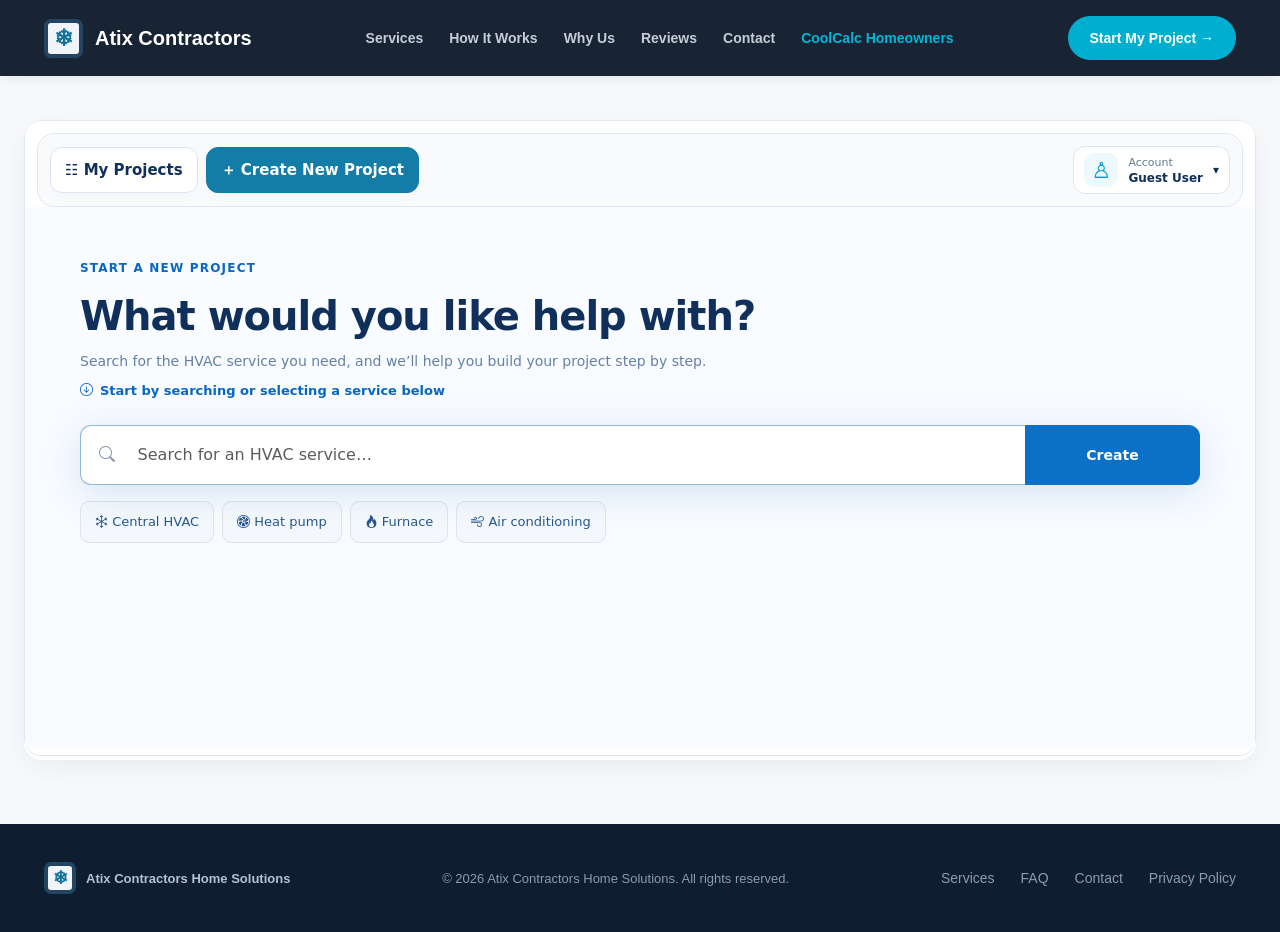
<file: index.html>
<!doctype html><html lang="en"><head><meta charset="utf-8"><meta name="viewport" content="width=device-width, initial-scale=1"><title>Atix Contractors | Home comfort projects</title><link rel="stylesheet" href="host.css"></head><body>
<header><nav><a class="brand" href="index.html"><span class="mark">❄</span>Atix Contractors</a><div class="links"><a href="#services">Services</a><a href="#how">How It Works</a><a href="#why">Why Us</a><a href="#reviews">Reviews</a><a href="#contact">Contact</a><a class="cyan" href="#homeowners">CoolCalc Homeowners</a></div><a class="start" href="widget.html" target="atix-widget">Start My Project →</a></nav></header>
<main><!-- This iframe can be embedded on other contractor websites. --><iframe id="atix-widget" name="atix-widget" src="widget.html?mode=guest" title="Home comfort project application"></iframe><section id="information" hidden></section></main>
<footer><div><a class="footer-brand" href="index.html"><span class="mark">❄</span>Atix Contractors Home Solutions</a><span>© 2026 Atix Contractors Home Solutions. All rights reserved.</span><aside><a href="#services">Services</a><a href="#faq">FAQ</a><a href="#contact">Contact</a><a href="#privacy">Privacy Policy</a></aside></div></footer>
<script>
const content={services:['HVAC services','Heating, air conditioning, heat pumps and home comfort upgrades.'],how:['How it works','Choose a template, add your project details and define the work you need.'],why:['Comfort starts here','Plan your home comfort project in one place.'],reviews:['Homeowner reviews','Customer reviews will be available here.'],contact:['Contact Atix Contractors','Start a project and add your contact details so our team can follow up.'],homeowners:['CoolCalc Homeowners','Begin with a home comfort template in the widget.'],faq:['Frequently asked questions','You can start as a guest. Select a template and enter your project name and address.'],privacy:['Privacy policy','This is a local demonstration. Do not enter sensitive personal information.']};
document.querySelectorAll('a[href^="#"]').forEach(link=>link.addEventListener('click',()=>{const item=content[link.hash.slice(1)],panel=document.getElementById('information');if(!item)return;panel.replaceChildren();const h=document.createElement('h2'),p=document.createElement('p');h.textContent=item[0];p.textContent=item[1];panel.append(h,p);panel.hidden=false;}));
window.addEventListener('message',event=>{const frame=document.getElementById('atix-widget');if(event.source===frame.contentWindow&&event.data?.type==='atix:height'&&Number.isFinite(event.data.height))frame.style.height=Math.max(640,Math.min(5000,event.data.height))+'px';});
</script></body></html>
</file>
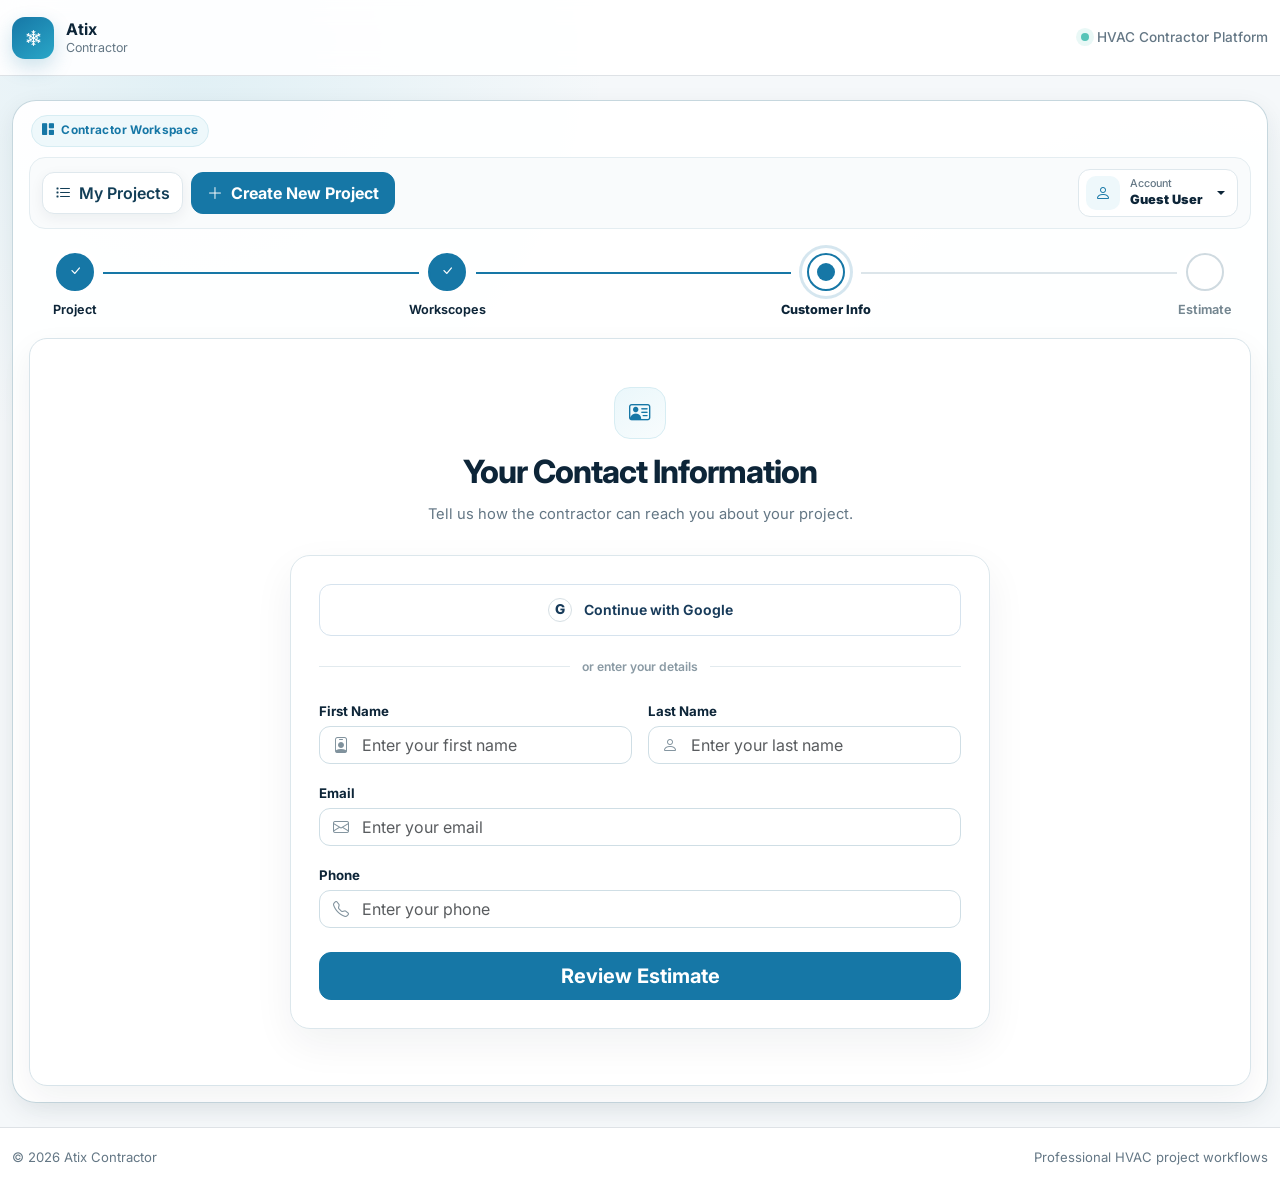
<file: customer-info.html>
<!doctype html>
<html lang="en">
<head>
  <meta charset="utf-8">
  <meta name="viewport" content="width=device-width, initial-scale=1">
  <title>Atix Contractor — Customer Info</title>

  <link href="https://cdn.jsdelivr.net/npm/bootstrap@5.3.3/dist/css/bootstrap.min.css" rel="stylesheet">
  <link rel="preconnect" href="https://fonts.googleapis.com">
  <link rel="preconnect" href="https://fonts.gstatic.com" crossorigin>
  <link href="https://fonts.googleapis.com/css2?family=Inter:wght@400;500;600;700;800&display=swap" rel="stylesheet">
  <link rel="stylesheet" href="https://cdn.jsdelivr.net/npm/bootstrap-icons@1.11.3/font/bootstrap-icons.min.css">

  <link rel="stylesheet" href="styles.css">
  <link rel="stylesheet" href="flow-screens.css">
<link rel="stylesheet" href="auth.css"></head>
<body>
  <div class="site-shell">
    <header class="host-header border-bottom">
      <div class="container-fluid app-max d-flex align-items-center justify-content-between gap-3">
        <a class="host-brand text-decoration-none" href="index.html">
          <span class="brand-mark"><i class="bi bi-snow2"></i></span>
          <span>
            <strong>Atix</strong>
            <small>Contractor</small>
          </span>
        </a>
        <div class="host-status d-none d-md-flex align-items-center gap-2">
          <span class="status-dot"></span>
          <span>HVAC Contractor Platform</span>
        </div>
      </div>
    </header>

    <main class="page-wrap py-4">
      <div class="container-fluid app-max">
        <section class="app-frame flow-app">
          <div class="app-frame__eyebrow">
            <span class="eyebrow-pill">
              <i class="bi bi-grid-1x2-fill"></i>
              Contractor Workspace
            </span>
          </div>

          <nav class="app-toolbar navbar navbar-expand-md">
            <div class="container-fluid px-0">
              <div class="d-flex align-items-center flex-wrap gap-2">
                <a href="index.html" class="btn btn-toolbar-link active">
                  <i class="bi bi-list-task"></i>
                  <span>My Projects</span>
                </a>
                <button class="btn btn-primary btn-create" type="button">
                  <i class="bi bi-plus-lg"></i>
                  <span>Create New Project</span>
                </button>
              </div>

              <div class="dropdown ms-md-auto mt-2 mt-md-0">
                <button class="btn btn-user dropdown-toggle" type="button" data-bs-toggle="dropdown">
                  <span class="user-avatar"><i class="bi bi-person"></i></span>
                  <span class="text-start">
                    <small>Account</small>
                    <strong>Guest User</strong>
                  </span>
                </button>
                <ul class="dropdown-menu dropdown-menu-end user-menu shadow-sm">
                  <li><button class="dropdown-item" type="button"><i class="bi bi-box-arrow-in-right"></i>Sign in</button></li>
                </ul>
              </div>
            </div>
          </nav>

          <section class="flow-stepper-wrap">
            <div class="flow-stepper">
              <div class="flow-step complete">
                <div class="flow-step__dot"><i class="bi bi-check-lg"></i></div>
                <span>Project</span>
              </div>
              <div class="flow-line complete"></div>
              <div class="flow-step complete">
                <div class="flow-step__dot"><i class="bi bi-check-lg"></i></div>
                <span>Workscopes</span>
              </div>
              <div class="flow-line complete"></div>
              <div class="flow-step active">
                <div class="flow-step__dot"></div>
                <span>Customer Info</span>
              </div>
              <div class="flow-line"></div>
              <div class="flow-step">
                <div class="flow-step__dot"></div>
                <span>Estimate</span>
              </div>
            </div>
          </section>

          <section class="screen-panel">
            <div class="contact-panel">
              <div class="text-center">
                <div class="contact-icon"><i class="bi bi-person-vcard"></i></div>
                <h1 class="screen-title">Your Contact Information</h1>
                <p class="screen-subtitle">
                  We've filled this in from your profile. Please make sure everything looks right before continuing.
                </p>
              </div>

              <div class="customer-card"><button id="contactGoogle" class="btn btn-google w-100" type="button"><span class="google-mark">G</span><span>Continue with Google</span></button><div id="contactDivider" class="auth-divider"><span>or enter your details</span></div>
                <form class="row g-3">
                  <div class="col-12 col-md-6">
                    <label class="form-label" for="firstName">First Name</label>
                    <div class="input-icon-wrap">
                      <i class="bi bi-person-badge"></i>
                      <input id="firstName" type="text" class="form-control" placeholder="Enter your first name">
                    </div>
                  </div>

                  <div class="col-12 col-md-6">
                    <label class="form-label" for="lastName">Last Name</label>
                    <div class="input-icon-wrap">
                      <i class="bi bi-person"></i>
                      <input id="lastName" type="text" class="form-control" placeholder="Enter your last name">
                    </div>
                  </div>

                  <div class="col-12">
                    <label class="form-label" for="email">Email</label>
                    <div class="input-icon-wrap">
                      <i class="bi bi-envelope"></i>
                      <input id="email" type="email" class="form-control" placeholder="Enter your email" aria-describedby="contactEmailNote"><small id="contactEmailNote" class="field-caption">Your sign-in email cannot be changed.</small>
                    </div>
                  </div>

                  <div class="col-12">
                    <label class="form-label" for="phone">Phone</label>
                    <div class="input-icon-wrap">
                      <i class="bi bi-telephone"></i>
                      <input id="phone" type="tel" class="form-control" placeholder="Enter your phone">
                    </div>
                  </div>

                  <div class="col-12 pt-2">
                    <a href="estimate.html" class="btn btn-primary btn-lg w-100">
                      Review Estimate
                    </a>
                  </div>
                </form>
              </div>
            </div>
          </section>

        </section>
      </div>
    </main>

    <footer class="host-footer border-top">
      <div class="container-fluid app-max d-flex flex-column flex-md-row align-items-md-center justify-content-between gap-2">
        <span>© 2026 Atix Contractor</span>
        <span>Professional HVAC project workflows</span>
      </div>
    </footer>
  </div>

  <script src="https://cdn.jsdelivr.net/npm/bootstrap@5.3.3/dist/js/bootstrap.bundle.min.js"></script>
<script src="project-state.js"></script><script src="auth.js"></script><script src="embed.js"></script><script src="customer-profile.js"></script>
</body>
</html>
</file>
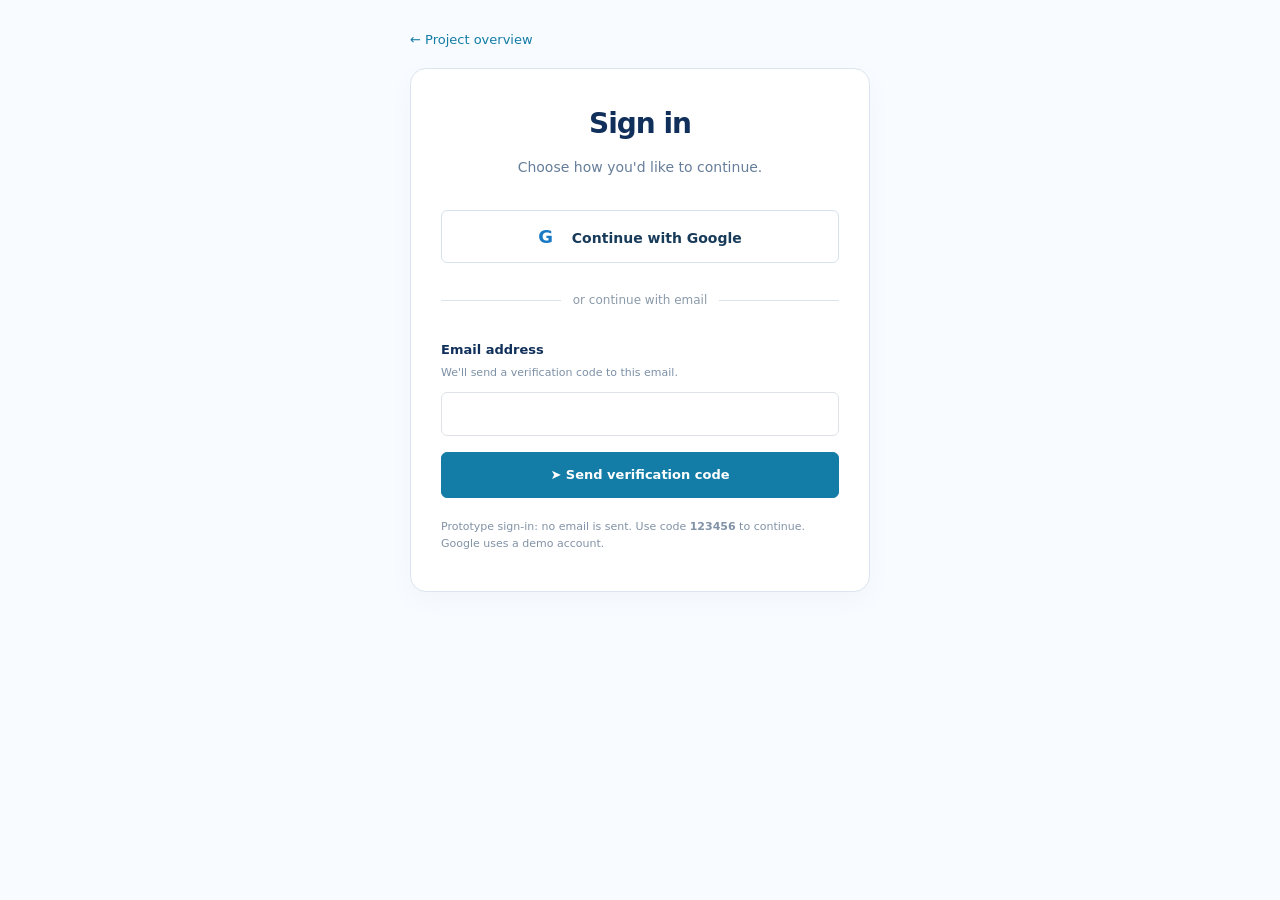
<file: estimate.html>
<!doctype html>
<html lang="en">
<head>
  <meta charset="utf-8">
  <meta name="viewport" content="width=device-width, initial-scale=1">
  <title>Atix Contractor — Estimate</title>

  <link href="https://cdn.jsdelivr.net/npm/bootstrap@5.3.3/dist/css/bootstrap.min.css" rel="stylesheet">
  <link rel="preconnect" href="https://fonts.googleapis.com">
  <link rel="preconnect" href="https://fonts.gstatic.com" crossorigin>
  <link href="https://fonts.googleapis.com/css2?family=Inter:wght@400;500;600;700;800&display=swap" rel="stylesheet">
  <link rel="stylesheet" href="https://cdn.jsdelivr.net/npm/bootstrap-icons@1.11.3/font/bootstrap-icons.min.css">

  <link rel="stylesheet" href="styles.css">
  <link rel="stylesheet" href="flow-screens.css"><link rel="stylesheet" href="estimate.css">
<link rel="stylesheet" href="auth.css"></head>
<body>
  <div class="site-shell">
    <header class="host-header border-bottom">
      <div class="container-fluid app-max d-flex align-items-center justify-content-between gap-3">
        <a class="host-brand text-decoration-none" href="index.html">
          <span class="brand-mark"><i class="bi bi-snow2"></i></span>
          <span>
            <strong>Atix</strong>
            <small>Contractor</small>
          </span>
        </a>
        <div class="host-status d-none d-md-flex align-items-center gap-2">
          <span class="status-dot"></span>
          <span>HVAC Contractor Platform</span>
        </div>
      </div>
    </header>

    <main class="page-wrap py-4">
      <div class="container-fluid app-max">
        <section class="app-frame flow-app">
          <div class="app-frame__eyebrow">
            <span class="eyebrow-pill">
              <i class="bi bi-grid-1x2-fill"></i>
              Contractor Workspace
            </span>
          </div>

          <nav class="app-toolbar navbar navbar-expand-md">
            <div class="container-fluid px-0">
              <div class="d-flex align-items-center flex-wrap gap-2">
                <a href="index.html" class="btn btn-toolbar-link active">
                  <i class="bi bi-list-task"></i>
                  <span>My Projects</span>
                </a>
                <button class="btn btn-primary btn-create" type="button">
                  <i class="bi bi-plus-lg"></i>
                  <span>Create New Project</span>
                </button>
              </div>

              <div class="dropdown ms-md-auto mt-2 mt-md-0">
                <button class="btn btn-user dropdown-toggle" type="button" data-bs-toggle="dropdown">
                  <span class="user-avatar"><i class="bi bi-person"></i></span>
                  <span class="text-start">
                    <small>Account</small>
                    <strong>Guest User</strong>
                  </span>
                </button>
                <ul class="dropdown-menu dropdown-menu-end user-menu shadow-sm">
                  <li><button class="dropdown-item" type="button"><i class="bi bi-box-arrow-in-right"></i>Sign in</button></li>
                </ul>
              </div>
            </div>
          </nav>

          <section class="flow-stepper-wrap">
            <div class="flow-stepper">
              <div class="flow-step complete">
                <div class="flow-step__dot"><i class="bi bi-check-lg"></i></div>
                <span>Project</span>
              </div>
              <div class="flow-line complete"></div>
              <div class="flow-step complete">
                <div class="flow-step__dot"><i class="bi bi-check-lg"></i></div>
                <span>Workscopes</span>
              </div>
              <div class="flow-line complete"></div>
              <div class="flow-step complete">
                <div class="flow-step__dot"><i class="bi bi-check-lg"></i></div>
                <span>Customer Info</span>
              </div>
              <div class="flow-line complete"></div>
              <div class="flow-step active">
                <div class="flow-step__dot"></div>
                <span>Estimate</span>
              </div>
            </div>
          </section>

          <section class="estimate-screen" aria-labelledby="estimateTitle">
 <div class="estimate-heading"><h1 id="estimateTitle" class="visually-hidden">Estimate</h1><div class="estimate-total"><span>ESTIMATE TOTAL</span><strong id="estimateTotal">$0.00</strong><small>Sample equipment pricing</small></div></div>
 <div class="estimate-details"><section aria-labelledby="equipmentTitle"><h2 id="equipmentTitle"><i class="bi bi-hdd-stack" aria-hidden="true"></i> Selected Hardware</h2><div id="equipmentCards" class="equipment-cards"></div></section>
 <section class="labor-section" aria-labelledby="laborTitle"><div class="labor-title"><h2 id="laborTitle"><i class="bi bi-tools" aria-hidden="true"></i> Labor Tasks</h2><button id="addLaborTask" class="btn btn-outline-primary" type="button" aria-label="Add labor task"><i class="bi bi-plus-lg" aria-hidden="true"></i></button></div>
 <div class="table-responsive"><table class="table labor-table"><thead><tr><th scope="col">Labor</th><th scope="col">Delete</th></tr></thead><tbody id="laborTasks"></tbody></table></div><p id="emptyLabor" class="empty-labor">No labor tasks yet. Click + to add a task.</p><p id="laborAnnouncement" class="visually-hidden" aria-live="polite"></p></section></div>
 <div class="estimate-footer"><div class="form-check"><input class="form-check-input" type="checkbox" id="estimateReviewed"><label class="form-check-label" for="estimateReviewed">I've reviewed my estimate and confirmed that my project details and selections are correct. I'm ready to send it to the contractor.</label></div><div class="estimate-actions"><button class="btn btn-primary btn-lg" id="reviewEstimate" type="button" disabled>Review &amp; Send <i class="bi bi-arrow-right ms-2" aria-hidden="true"></i></button></div><p id="estimateStatus" role="status"></p></div>

 </section>
        </section>
      </div>
    </main>

    <footer class="host-footer border-top">
      <div class="container-fluid app-max d-flex flex-column flex-md-row align-items-md-center justify-content-between gap-2">
        <span>© 2026 Atix Contractor</span>
        <span>Professional HVAC project workflows</span>
      </div>
    </footer>
  </div>

  <script src="https://cdn.jsdelivr.net/npm/bootstrap@5.3.3/dist/js/bootstrap.bundle.min.js"></script>
<script src="project-state.js"></script><script src="auth.js"></script><script src="estimate.js"></script><script src="embed.js"></script>
</body>
</html>
</file>
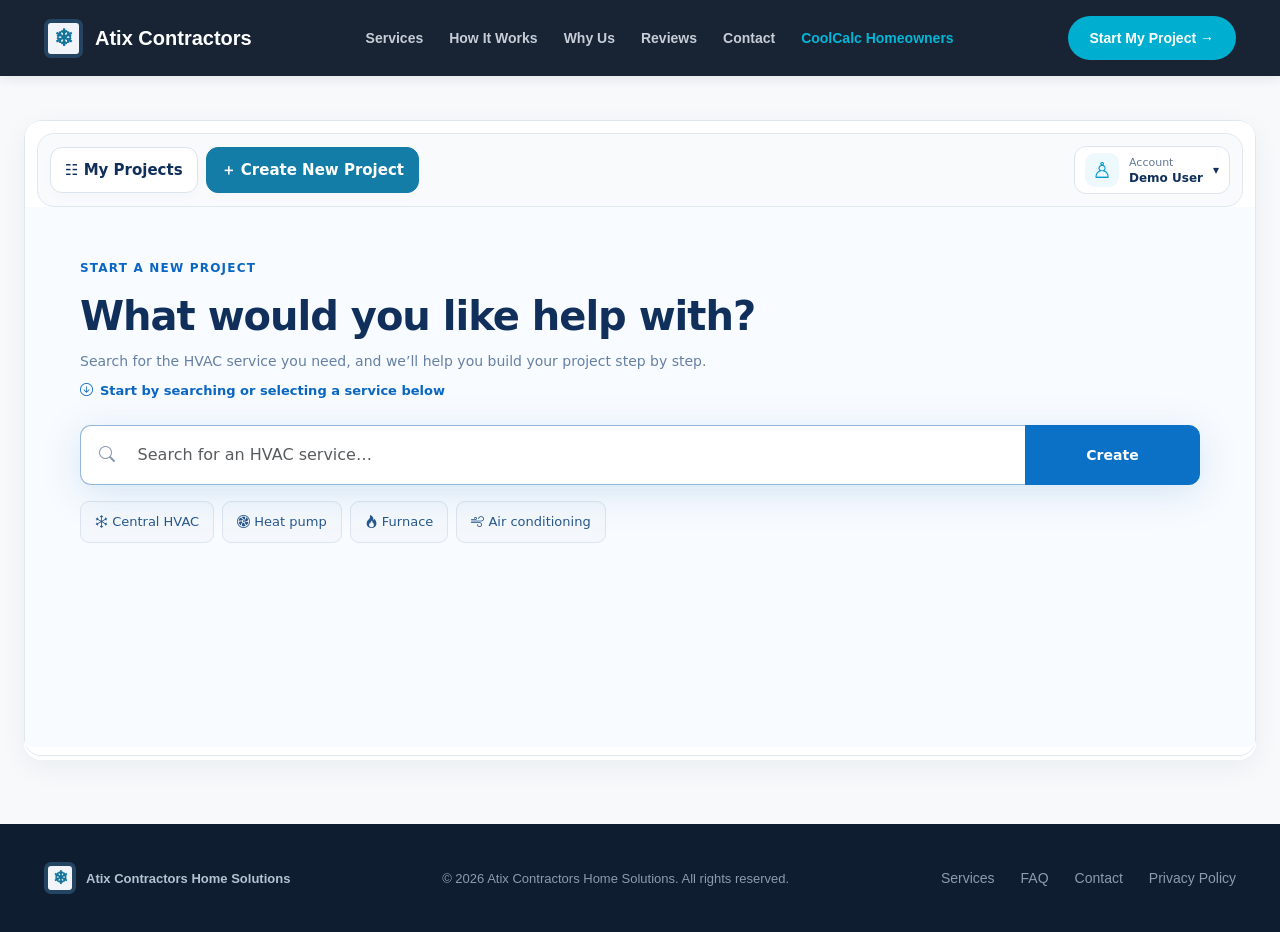
<file: index-logged-in.html>
<!doctype html><html lang="en"><head><meta charset="utf-8"><meta name="viewport" content="width=device-width, initial-scale=1"><title>Atix Contractors | Home comfort projects</title><link rel="stylesheet" href="host.css"></head><body>
<header><nav><a class="brand" href="index.html"><span class="mark">❄</span>Atix Contractors</a><div class="links"><a href="#services">Services</a><a href="#how">How It Works</a><a href="#why">Why Us</a><a href="#reviews">Reviews</a><a href="#contact">Contact</a><a class="cyan" href="#homeowners">CoolCalc Homeowners</a></div><a class="start" href="widget.html" target="atix-widget">Start My Project →</a></nav></header>
<main><!-- This iframe can be embedded on other contractor websites. --><iframe id="atix-widget" name="atix-widget" src="widget.html?mode=member" title="Home comfort project application"></iframe><section id="information" hidden></section></main>
<footer><div><a class="footer-brand" href="index.html"><span class="mark">❄</span>Atix Contractors Home Solutions</a><span>© 2026 Atix Contractors Home Solutions. All rights reserved.</span><aside><a href="#services">Services</a><a href="#faq">FAQ</a><a href="#contact">Contact</a><a href="#privacy">Privacy Policy</a></aside></div></footer>
<script>
const content={services:['HVAC services','Heating, air conditioning, heat pumps and home comfort upgrades.'],how:['How it works','Choose a template, add your project details and define the work you need.'],why:['Comfort starts here','Plan your home comfort project in one place.'],reviews:['Homeowner reviews','Customer reviews will be available here.'],contact:['Contact Atix Contractors','Start a project and add your contact details so our team can follow up.'],homeowners:['CoolCalc Homeowners','Begin with a home comfort template in the widget.'],faq:['Frequently asked questions','You can start as a guest. Select a template and enter your project name and address.'],privacy:['Privacy policy','This is a local demonstration. Do not enter sensitive personal information.']};
document.querySelectorAll('a[href^="#"]').forEach(link=>link.addEventListener('click',()=>{const item=content[link.hash.slice(1)],panel=document.getElementById('information');if(!item)return;panel.replaceChildren();const h=document.createElement('h2'),p=document.createElement('p');h.textContent=item[0];p.textContent=item[1];panel.append(h,p);panel.hidden=false;}));
window.addEventListener('message',event=>{const frame=document.getElementById('atix-widget');if(event.source===frame.contentWindow&&event.data?.type==='atix:height'&&Number.isFinite(event.data.height))frame.style.height=Math.max(640,Math.min(5000,event.data.height))+'px';});
</script></body></html>
</file>
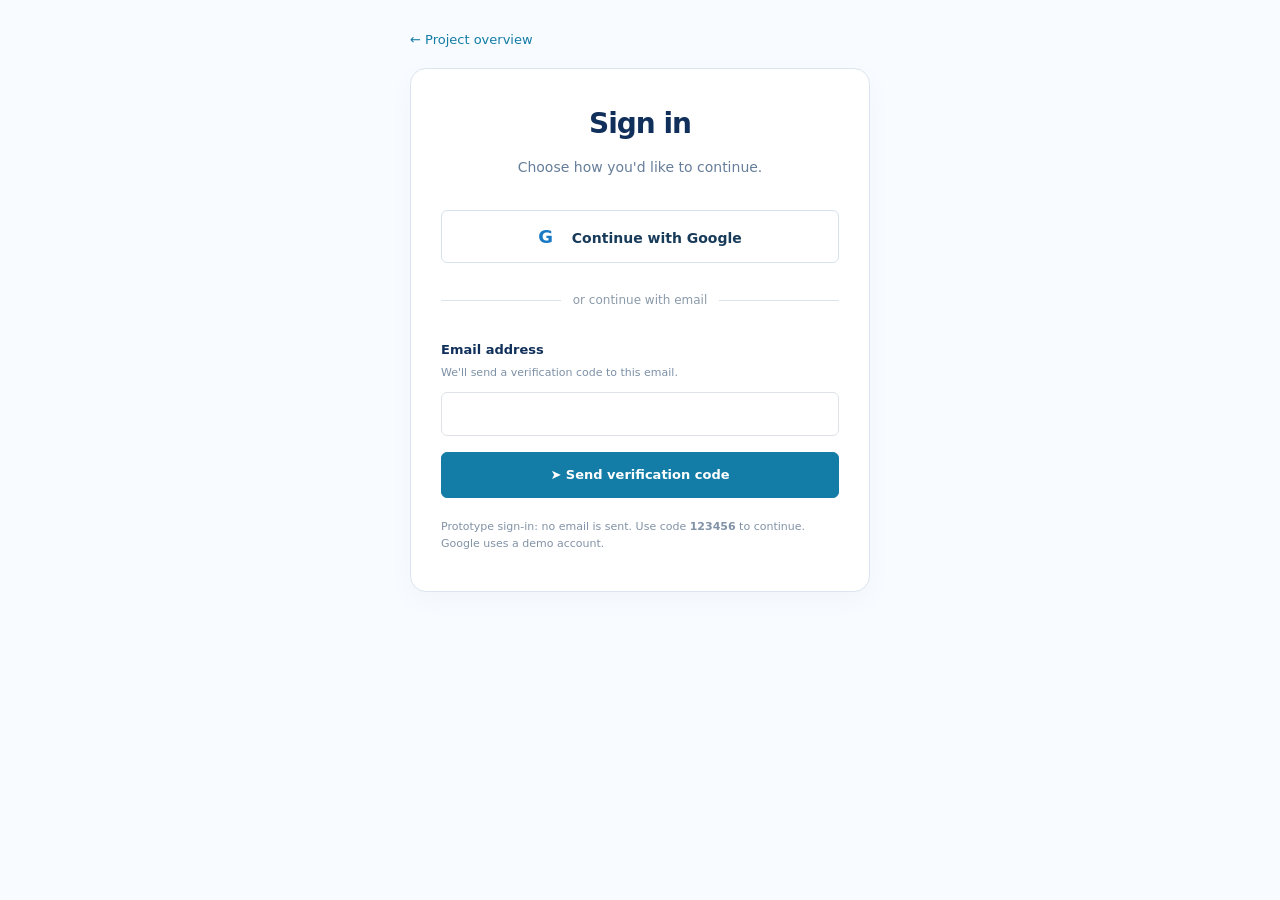
<file: login.html>
<!doctype html><html lang="en"><head><meta charset="utf-8"><meta name="viewport" content="width=device-width, initial-scale=1"><title>Sign in | Atix Contractors</title><link href="https://cdn.jsdelivr.net/npm/bootstrap@5.3.3/dist/css/bootstrap.min.css" rel="stylesheet"><link rel="stylesheet" href="widget.css"><link rel="stylesheet" href="auth.css"></head><body><main class="auth-page"><a id="loginBack" class="auth-back">← Project overview</a><section class="signin-card"><h1>Sign in</h1><p class="signin-subtitle">Choose how you'd like to continue.</p><button id="googleSignIn" class="btn btn-google w-100" type="button"><strong>G</strong> Continue with Google</button><div class="signin-divider"><span>or continue with email</span></div><form id="signInForm"><label for="signInEmail" class="form-label">Email address</label><p class="field-note">We'll send a verification code to this email.</p><input id="signInEmail" class="form-control" type="email" autocomplete="email" required><button type="submit" class="btn btn-primary w-100 mt-3">➤ Send verification code</button></form><p class="demo-note">Prototype sign-in: no email is sent. Use code <strong>123456</strong> to continue. Google uses a demo account.</p></section></main><dialog id="verificationDialog" class="verification-dialog" aria-labelledby="verificationTitle"><button type="button" class="verification-close" id="closeVerification" aria-label="Close verification">×</button><h2 id="verificationTitle">Verification Code</h2><p><strong>Check your email</strong><br>Enter the 6-digit verification code to continue.<br><span id="verificationDestination"></span></p><form id="verifyForm"><label for="loginCode" class="form-label">Verification code</label><input id="loginCode" class="form-control" inputmode="numeric" autocomplete="one-time-code" maxlength="6" pattern="[0-9]{6}" required><p class="demo-note">Prototype code: 123456</p><p id="verificationError" class="verification-error" role="alert"></p><button type="submit" class="btn btn-primary">Verify &amp; Continue →</button></form><a class="different-email" id="differentEmail">Use a different email</a></dialog><script src="project-state.js"></script><script src="auth.js"></script><script src="verification.js"></script><script src="login.js"></script><script src="embed.js"></script></body></html>
</file>
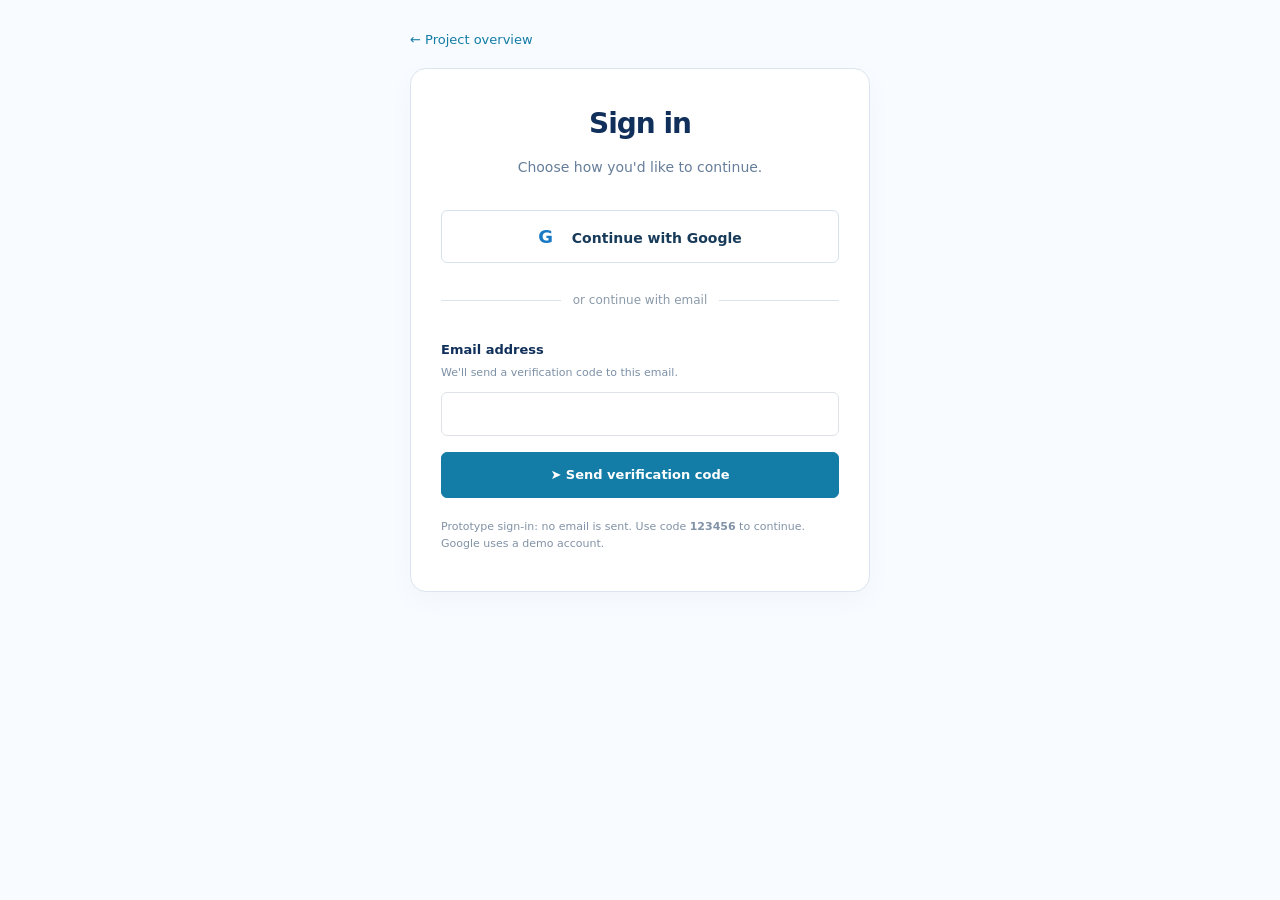
<file: profile.html>
<!doctype html><html lang="en"><head><meta charset="utf-8"><meta name="viewport" content="width=device-width, initial-scale=1"><title>My Profile | Atix Contractors</title><link href="https://cdn.jsdelivr.net/npm/bootstrap@5.3.3/dist/css/bootstrap.min.css" rel="stylesheet"><link rel="stylesheet" href="widget.css"><link rel="stylesheet" href="profile.css"></head><body><main class="profile-page"><a id="profileBack" class="profile-back">← Project overview</a><h1>My Profile</h1><section class="profile-card"><h2>Personal Information</h2><form id="profileForm"><div class="profile-field"><label for="profileFirstName">FIRST NAME:</label><input id="profileFirstName" class="form-control" autocomplete="given-name" required></div><div class="profile-field"><label for="profileLastName">LAST NAME:</label><input id="profileLastName" class="form-control" autocomplete="family-name" required></div><div class="profile-field"><label for="profileEmail">EMAIL:</label><input id="profileEmail" class="form-control" type="email" readonly aria-readonly="true" aria-describedby="profileEmailNote"><small id="profileEmailNote">Your sign-in email cannot be changed.</small></div><div class="profile-field"><label for="profilePhone">PHONE:</label><input id="profilePhone" class="form-control" type="tel" autocomplete="tel"></div><div class="profile-actions"><p id="profileStatus" role="status"></p><button class="btn btn-primary" type="submit">SAVE</button></div></form></section></main><script src="project-state.js"></script><script src="auth.js"></script><script src="profile.js"></script><script src="embed.js"></script></body></html>
</file>
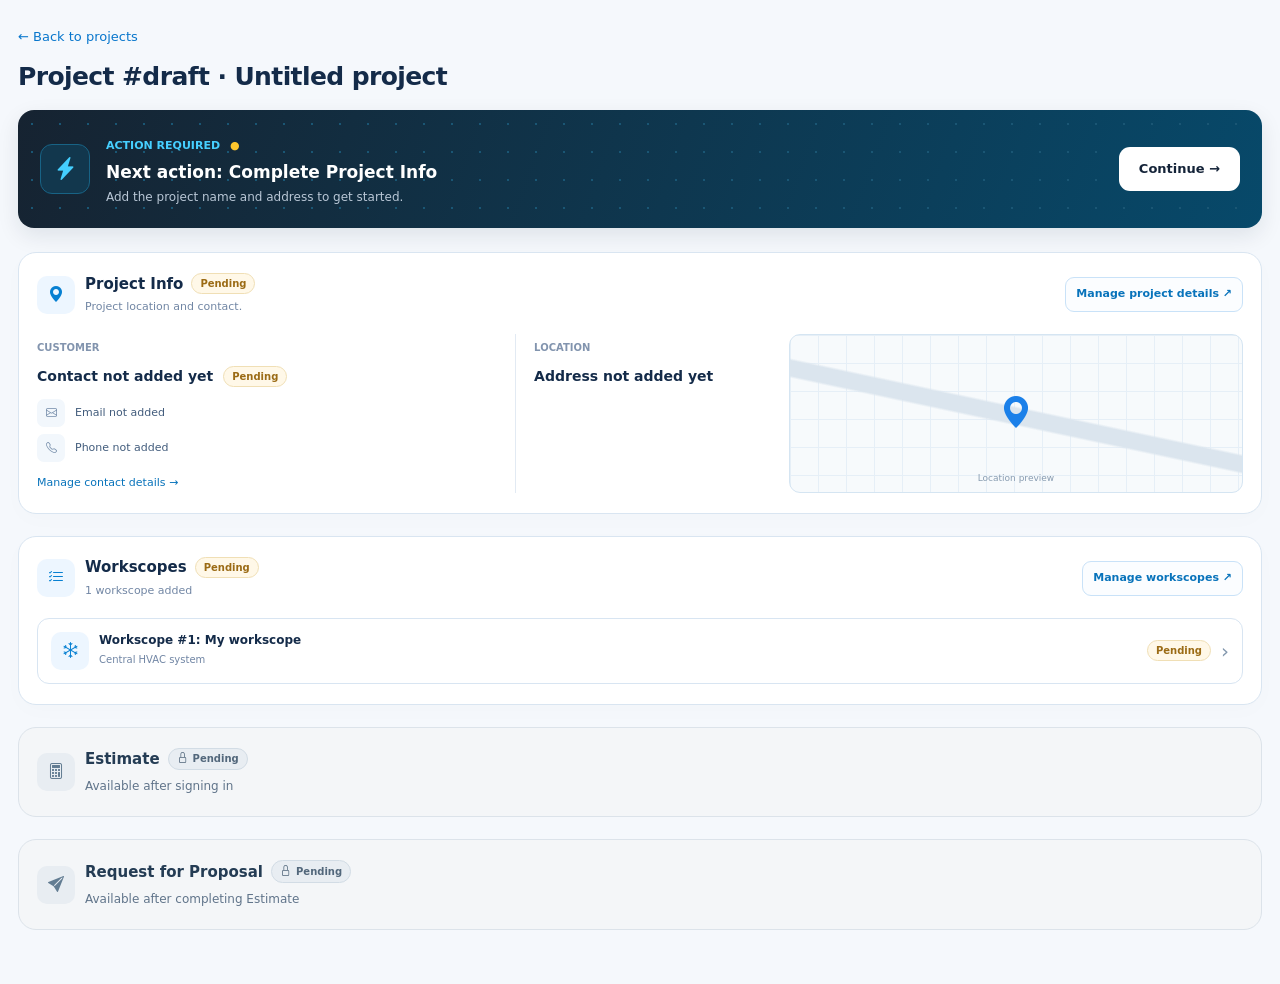
<file: project-dashboard.html>
<!doctype html><html lang="en"><head><meta charset="utf-8"><meta name="viewport" content="width=device-width, initial-scale=1"><title>Project overview | Atix Contractors</title><link href="https://cdn.jsdelivr.net/npm/bootstrap@5.3.3/dist/css/bootstrap.min.css" rel="stylesheet"><link href="https://cdn.jsdelivr.net/npm/bootstrap-icons@1.11.3/font/bootstrap-icons.min.css" rel="stylesheet"><link rel="stylesheet" href="widget.css"><link rel="stylesheet" href="project-dashboard.css"><link rel="stylesheet" href="auth.css"></head><body><main class="dashboard">
<a href="projects.html" class="back-projects">← Back to projects</a><h1 id="dashboardTitle">Project overview</h1>
<section class="next-action" aria-labelledby="nextTitle"><span class="action-icon"><i class="bi bi-lightning-charge-fill" aria-hidden="true"></i></span><div><span class="action-kicker" id="actionKicker">ACTION REQUIRED <span>●</span></span><h2 id="nextTitle"></h2><p id="nextDescription"></p></div><a id="nextAction" class="continue-button" href="project.html?embed=1">Continue →</a></section>
<section class="overview-card"><div class="overview-heading"><span class="section-icon"><i class="bi bi-geo-alt-fill" aria-hidden="true"></i></span><div><div class="title-status"><h2>Project Info</h2><span id="projectStatus" class="status-chip"></span></div><p>Project location and contact.</p></div><a data-step="0" class="manage-button">Manage project details ↗</a></div><div class="project-summary"><div><span class="label">CUSTOMER</span><div class="customer-name-status"><h3 id="customerName"></h3><span id="contactStatus" class="status-chip" hidden>Pending</span></div><p class="contact-line"><i class="bi bi-envelope" aria-hidden="true"></i><span id="customerEmail"></span></p><p class="contact-line"><i class="bi bi-telephone" aria-hidden="true"></i><span id="customerPhone"></span></p><a data-step="2" class="contact-edit">Manage contact details →</a></div><div class="location-summary"><span class="label">LOCATION</span><h3 id="projectAddress"></h3></div><div class="map-preview" aria-label="Illustrative location map"><i class="bi bi-geo-alt-fill" aria-hidden="true"></i><small>Location preview</small></div></div></section>
<section class="overview-card"><div class="overview-heading"><span class="section-icon"><i class="bi bi-list-check" aria-hidden="true"></i></span><div><div class="title-status"><h2>Workscopes</h2><span id="scopeStatus" class="status-chip"></span></div><p id="scopeCount"></p></div><a data-step="1" class="manage-button">Manage workscopes ↗</a></div><div id="scopeList" class="scope-list"></div></section>
<section class="overview-card"><div class="overview-heading"><span class="section-icon"><i class="bi bi-calculator" aria-hidden="true"></i></span><div><div class="title-status"><h2>Estimate</h2><span id="estimateStatus" class="status-chip"></span></div><p>Selected equipment and labor.</p></div><a data-step="3" class="manage-button">Review estimate →</a></div><div id="equipmentOverview" class="equipment-overview"></div><a data-step="3" class="labor-summary"><span><i class="bi bi-tools" aria-hidden="true"></i> <span id="laborCount"></span></span><span>›</span></a><div class="total-estimate"><small>Total estimate · Sample equipment pricing</small><strong id="dashboardTotal"></strong></div></section>
<section class="overview-card request-card"><div class="overview-heading"><span class="section-icon"><i class="bi bi-send-fill" aria-hidden="true"></i></span><div><div class="title-status"><h2>Request for Proposal</h2><span id="requestStatus" class="status-chip"></span></div><p id="requestSummary"></p></div><a data-step="3" class="manage-button" id="requestLink">Prepare request →</a></div><div id="requestActions" class="request-actions-footer" hidden></div></section>
<section id="contractorReview" class="overview-card contractor-review-card" hidden><div class="overview-heading"><span class="section-icon"><i class="bi bi-hourglass-split" aria-hidden="true"></i></span><div><div class="title-status"><h2>Contractor Review</h2><span class="status-chip">Pending</span></div><p>Your project is in review. The contractor is taking a look at your request, and we’ll let you know as soon as there’s an update.</p></div></div></section>
<div id="requestConfirmation" class="request-confirmation" role="status" hidden></div></main><script src="project-state.js"></script><script src="auth.js"></script><script src="project-dashboard.js"></script><script src="dashboard-request.js"></script><script src="embed.js"></script></body></html>
</file>
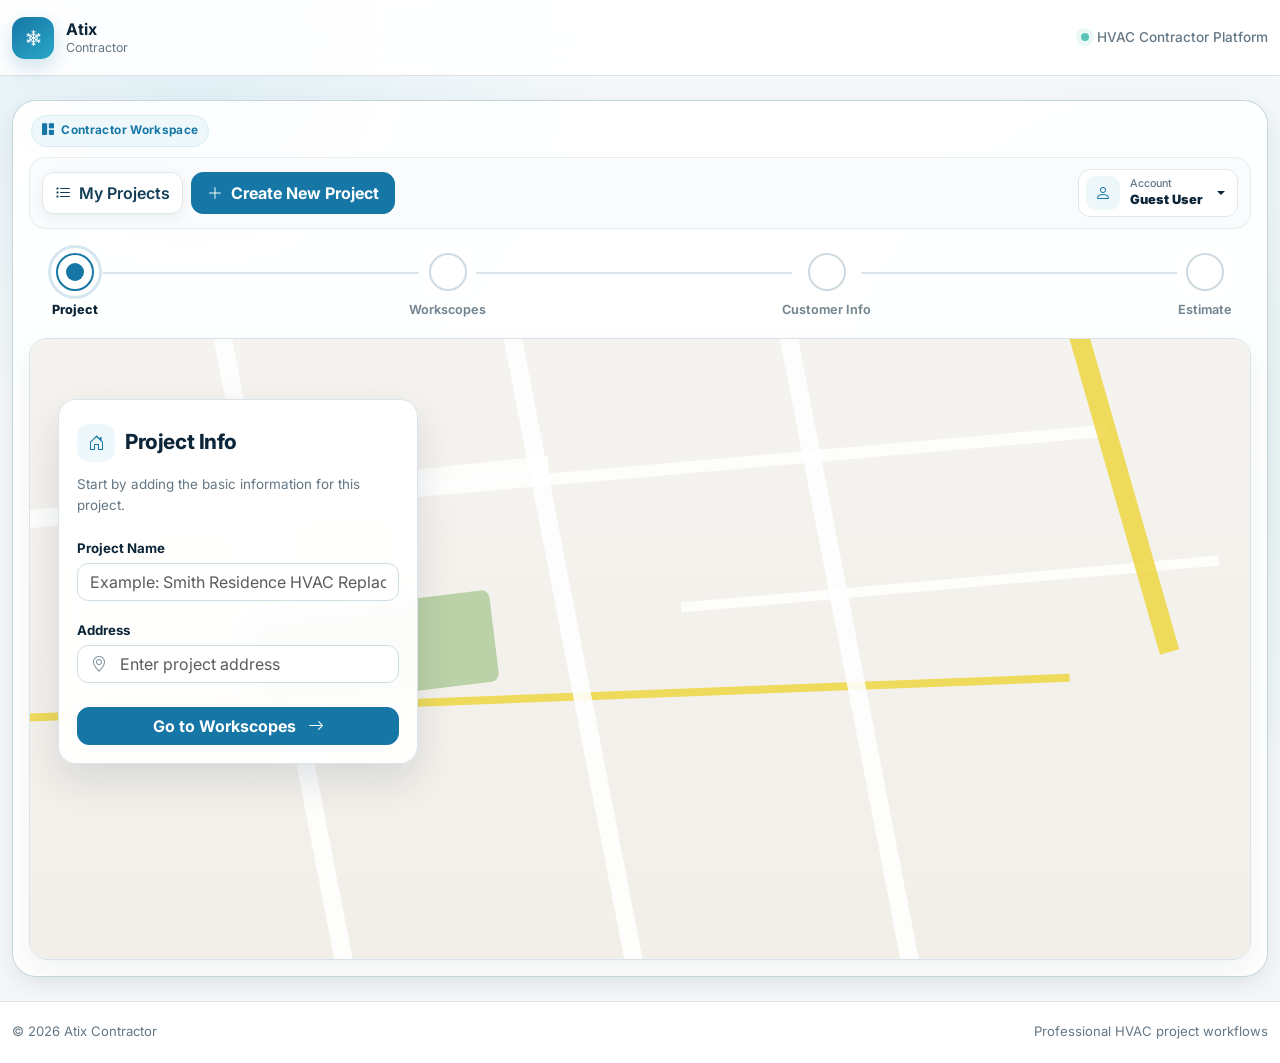
<file: project.html>
<!doctype html>
<html lang="en">
<head>
  <meta charset="utf-8">
  <meta name="viewport" content="width=device-width, initial-scale=1">
  <title>Atix Contractor — Project Info</title>

  <link href="https://cdn.jsdelivr.net/npm/bootstrap@5.3.3/dist/css/bootstrap.min.css" rel="stylesheet">
  <link rel="preconnect" href="https://fonts.googleapis.com">
  <link rel="preconnect" href="https://fonts.gstatic.com" crossorigin>
  <link href="https://fonts.googleapis.com/css2?family=Inter:wght@400;500;600;700;800&display=swap" rel="stylesheet">
  <link rel="stylesheet" href="https://cdn.jsdelivr.net/npm/bootstrap-icons@1.11.3/font/bootstrap-icons.min.css">

  <link rel="stylesheet" href="styles.css">
  <link rel="stylesheet" href="flow-screens.css">
<link rel="stylesheet" href="auth.css"></head>
<body>
  <div class="site-shell">
    <header class="host-header border-bottom">
      <div class="container-fluid app-max d-flex align-items-center justify-content-between gap-3">
        <a class="host-brand text-decoration-none" href="index.html">
          <span class="brand-mark"><i class="bi bi-snow2"></i></span>
          <span>
            <strong>Atix</strong>
            <small>Contractor</small>
          </span>
        </a>
        <div class="host-status d-none d-md-flex align-items-center gap-2">
          <span class="status-dot"></span>
          <span>HVAC Contractor Platform</span>
        </div>
      </div>
    </header>

    <main class="page-wrap py-4">
      <div class="container-fluid app-max">
        <section class="app-frame flow-app">
          <div class="app-frame__eyebrow">
            <span class="eyebrow-pill">
              <i class="bi bi-grid-1x2-fill"></i>
              Contractor Workspace
            </span>
          </div>

          <nav class="app-toolbar navbar navbar-expand-md">
            <div class="container-fluid px-0">
              <div class="d-flex align-items-center flex-wrap gap-2">
                <a href="index.html" class="btn btn-toolbar-link active">
                  <i class="bi bi-list-task"></i>
                  <span>My Projects</span>
                </a>
                <button class="btn btn-primary btn-create" type="button">
                  <i class="bi bi-plus-lg"></i>
                  <span>Create New Project</span>
                </button>
              </div>

              <div class="dropdown ms-md-auto mt-2 mt-md-0">
                <button class="btn btn-user dropdown-toggle" type="button" data-bs-toggle="dropdown">
                  <span class="user-avatar"><i class="bi bi-person"></i></span>
                  <span class="text-start">
                    <small>Account</small>
                    <strong>Guest User</strong>
                  </span>
                </button>
                <ul class="dropdown-menu dropdown-menu-end user-menu shadow-sm">
                  <li><button class="dropdown-item" type="button"><i class="bi bi-box-arrow-in-right"></i>Sign in</button></li>
                </ul>
              </div>
            </div>
          </nav>

          <section class="flow-stepper-wrap">
            <div class="flow-stepper">
              <div class="flow-step active">
                <div class="flow-step__dot"></div>
                <span>Project</span>
              </div>
              <div class="flow-line"></div>
              <div class="flow-step">
                <div class="flow-step__dot"></div>
                <span>Workscopes</span>
              </div>
              <div class="flow-line"></div>
              <div class="flow-step">
                <div class="flow-step__dot"></div>
                <span>Customer Info</span>
              </div>
              <div class="flow-line"></div>
              <div class="flow-step">
                <div class="flow-step__dot"></div>
                <span>Estimate</span>
              </div>
            </div>
          </section>

          <section class="screen-panel">
            <div class="map-stage">
              <div class="map-grid map-grid-a"></div>
              <div class="map-grid map-grid-b"></div>
              <div class="map-grid map-grid-c"></div>
              <div class="map-road map-road-a"></div>
              <div class="map-road map-road-b"></div>
              <div class="map-road map-road-c"></div>
              <div class="map-park"></div>

              <div class="floating-card project-card">
                <div class="floating-card__header">
                  <span class="card-icon"><i class="bi bi-house-door"></i></span>
                  <h1>Project Info</h1>
                </div>
                <p class="floating-card__copy">
                  Start by adding the basic information for this project.
                </p>

                <div class="mb-3">
                  <label for="projectName" class="form-label">Project Name</label>
                  <input id="projectName" type="text" class="form-control" placeholder="Example: Smith Residence HVAC Replacement">
                </div>

                <div class="mb-4">
                  <label for="projectAddress" class="form-label">Address</label>
                  <div class="input-icon-wrap">
                    <i class="bi bi-geo-alt"></i>
                    <input id="projectAddress" type="text" class="form-control" placeholder="Enter project address">
                  </div>
                </div>

                <a href="workscope.html" class="btn btn-primary w-100">
                  Go to Workscopes
                  <i class="bi bi-arrow-right ms-2"></i>
                </a>
              </div>
            </div>
          </section>
        </section>
      </div>
    </main>

    <footer class="host-footer border-top">
      <div class="container-fluid app-max d-flex flex-column flex-md-row align-items-md-center justify-content-between gap-2">
        <span>© 2026 Atix Contractor</span>
        <span>Professional HVAC project workflows</span>
      </div>
    </footer>
  </div>

  <script src="https://cdn.jsdelivr.net/npm/bootstrap@5.3.3/dist/js/bootstrap.bundle.min.js"></script>
<script src="project-state.js"></script><script src="auth.js"></script><script src="embed.js"></script>
</body>
</html>
</file>
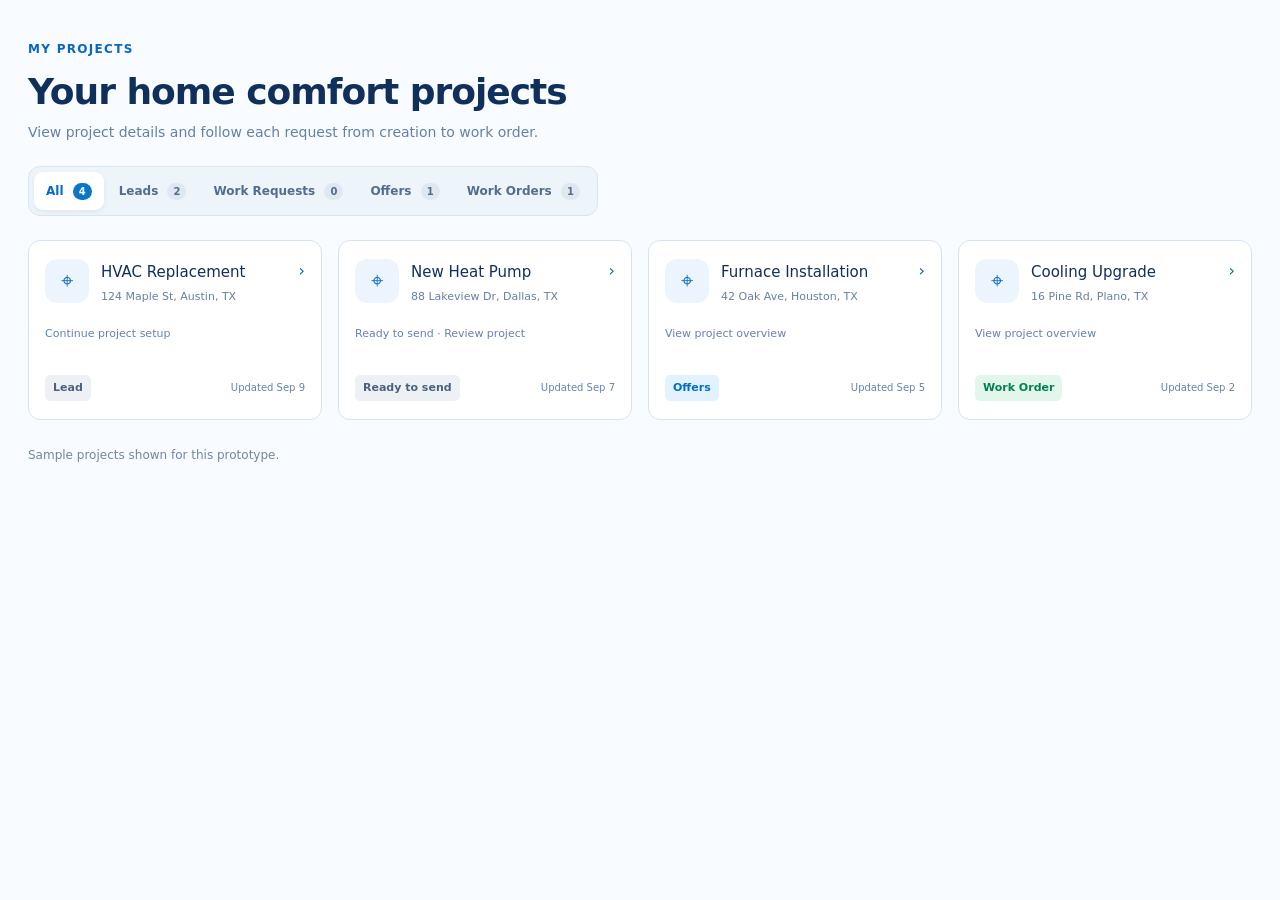
<file: projects.html>
<!doctype html><html lang="en"><head><meta charset="utf-8"><meta name="viewport" content="width=device-width, initial-scale=1"><title>My projects</title><link href="https://cdn.jsdelivr.net/npm/bootstrap@5.3.3/dist/css/bootstrap.min.css" rel="stylesheet"><link rel="stylesheet" href="widget.css"><link rel="stylesheet" href="auth.css"></head><body><main class="screen"><span class="kicker">MY PROJECTS</span><h1>Your home comfort projects</h1><p>View project details and follow each request from creation to work order.</p><nav class="filters" aria-label="Filter projects"><button type="button" data-filter="all" aria-pressed="true">All <span class="count">4</span></button><button type="button" data-filter="lead" aria-pressed="false">Leads <span class="count">1</span></button><button type="button" data-filter="request" aria-pressed="false">Work Requests <span class="count">1</span></button><button type="button" data-filter="offers" aria-pressed="false">Offers <span class="count">1</span></button><button type="button" data-filter="order" aria-pressed="false">Work Orders <span class="count">1</span></button></nav><div class="projects">
<a class="project-tile" data-status="lead" href="project-dashboard.html?project=2378"><div class="project-top"><span class="tile-icon">⌖</span><div><h2>HVAC Replacement</h2><p>124 Maple St, Austin, TX</p></div><span class="arrow">›</span></div><span class="project-action">♢ Continue project setup</span><div class="project-bottom"><span class="badge">Lead</span><span>Updated Sep 9</span></div></a>
<a class="project-tile" data-status="request" href="project-dashboard.html?project=2379"><div class="project-top"><span class="tile-icon">⌖</span><div><h2>New Heat Pump</h2><p>88 Lakeview Dr, Dallas, TX</p></div><span class="arrow">›</span></div><span class="project-action">◎ Submitted · Preview only</span><div class="project-bottom"><span class="badge request">Work Request</span><span>Updated Sep 7</span></div></a>
<a class="project-tile" data-status="offers" href="project-dashboard.html?project=2380"><div class="project-top"><span class="tile-icon">⌖</span><div><h2>Furnace Installation</h2><p>42 Oak Ave, Houston, TX</p></div><span class="arrow">›</span></div><span class="project-action">▤ 2 offers received</span><div class="project-bottom"><span class="badge offers">Offers</span><span>Updated Sep 5</span></div></a>
<a class="project-tile" data-status="order" href="project-dashboard.html?project=2381"><div class="project-top"><span class="tile-icon">⌖</span><div><h2>Cooling Upgrade</h2><p>16 Pine Rd, Plano, TX</p></div><span class="arrow">›</span></div><span class="project-action">☑ Accepted · View work order</span><div class="project-bottom"><span class="badge order">Work Order</span><span>Updated Sep 2</span></div></a>
</div><p class="help-note">Sample projects shown for this prototype.</p></main><script>document.querySelectorAll('[data-filter]').forEach(button=>button.addEventListener('click',()=>{document.querySelectorAll('[data-filter]').forEach(item=>item.setAttribute('aria-pressed',String(item===button)));document.querySelectorAll('[data-status]').forEach(card=>card.hidden=button.dataset.filter!=='all'&&card.dataset.status!==button.dataset.filter);}));</script><script src="project-state.js"></script><script src="auth.js"></script><script src="projects-dashboard-links.js"></script><script src="embed.js"></script></body></html>
</file>
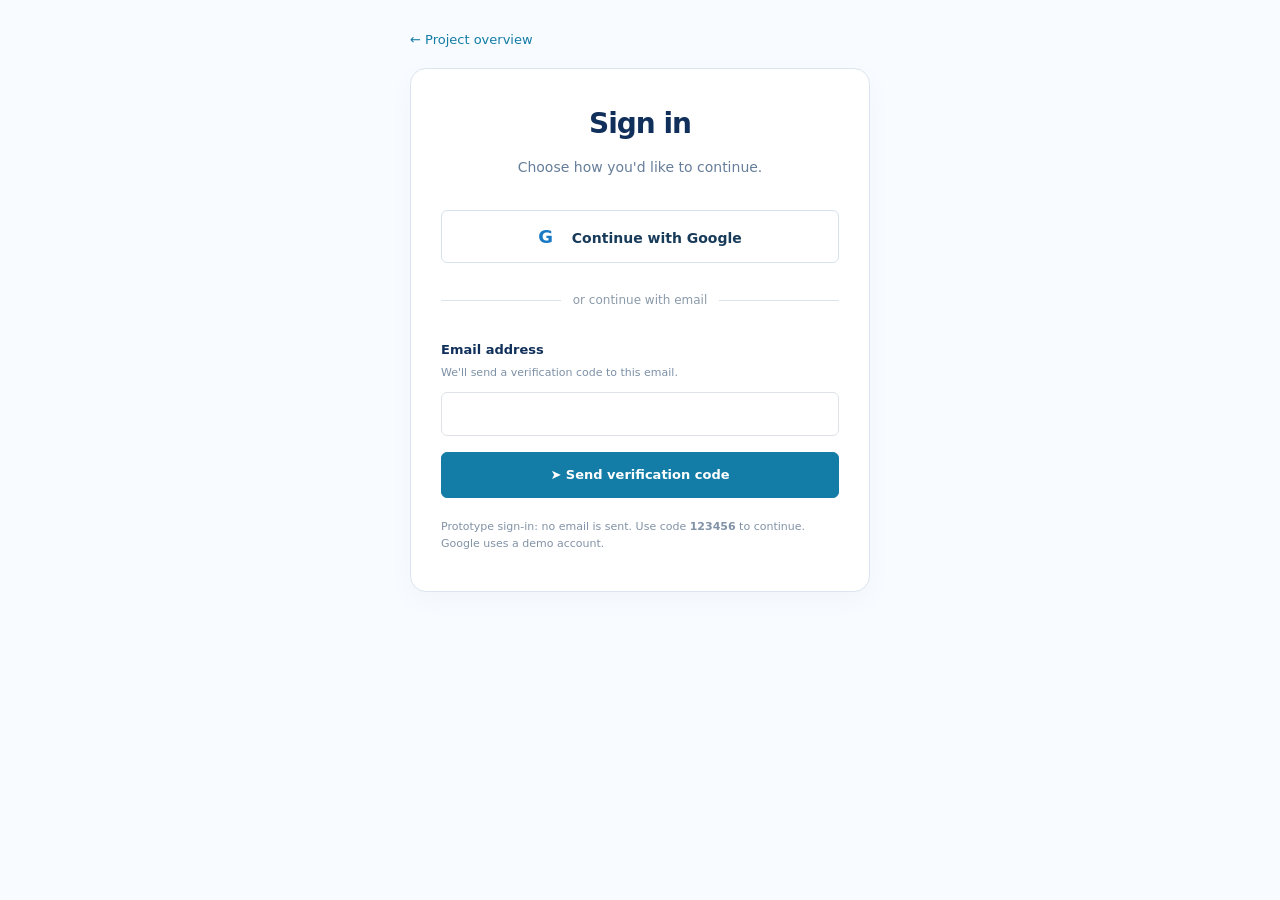
<file: proposal.html>
<!doctype html>
<html lang="en">
<head>
  <meta charset="utf-8">
  <meta name="viewport" content="width=device-width, initial-scale=1">
  <title>Atix Contractor — Proposal</title>

  <link href="https://cdn.jsdelivr.net/npm/bootstrap@5.3.3/dist/css/bootstrap.min.css" rel="stylesheet">
  <link rel="preconnect" href="https://fonts.googleapis.com">
  <link rel="preconnect" href="https://fonts.gstatic.com" crossorigin>
  <link href="https://fonts.googleapis.com/css2?family=Inter:wght@400;500;600;700;800&display=swap" rel="stylesheet">
  <link rel="stylesheet" href="https://cdn.jsdelivr.net/npm/bootstrap-icons@1.11.3/font/bootstrap-icons.min.css">

  <link rel="stylesheet" href="styles.css">
  <link rel="stylesheet" href="flow-screens.css">
<link rel="stylesheet" href="auth.css"></head>
<body>
  <div class="site-shell">
    <header class="host-header border-bottom">
      <div class="container-fluid app-max d-flex align-items-center justify-content-between gap-3">
        <a class="host-brand text-decoration-none" href="index.html">
          <span class="brand-mark"><i class="bi bi-snow2"></i></span>
          <span>
            <strong>Atix</strong>
            <small>Contractor</small>
          </span>
        </a>
        <div class="host-status d-none d-md-flex align-items-center gap-2">
          <span class="status-dot"></span>
          <span>HVAC Contractor Platform</span>
        </div>
      </div>
    </header>

    <main class="page-wrap py-4">
      <div class="container-fluid app-max">
        <section class="app-frame flow-app">
          <div class="app-frame__eyebrow">
            <span class="eyebrow-pill">
              <i class="bi bi-grid-1x2-fill"></i>
              Contractor Workspace
            </span>
          </div>

          <nav class="app-toolbar navbar navbar-expand-md">
            <div class="container-fluid px-0">
              <div class="d-flex align-items-center flex-wrap gap-2">
                <a href="index.html" class="btn btn-toolbar-link active">
                  <i class="bi bi-list-task"></i>
                  <span>My Projects</span>
                </a>
                <button class="btn btn-primary btn-create" type="button">
                  <i class="bi bi-plus-lg"></i>
                  <span>Create New Project</span>
                </button>
              </div>

              <div class="dropdown ms-md-auto mt-2 mt-md-0">
                <button class="btn btn-user dropdown-toggle" type="button" data-bs-toggle="dropdown">
                  <span class="user-avatar"><i class="bi bi-person"></i></span>
                  <span class="text-start">
                    <small>Account</small>
                    <strong>Guest User</strong>
                  </span>
                </button>
                <ul class="dropdown-menu dropdown-menu-end user-menu shadow-sm">
                  <li><button class="dropdown-item" type="button"><i class="bi bi-box-arrow-in-right"></i>Sign in</button></li>
                </ul>
              </div>
            </div>
          </nav>

          <section class="flow-stepper-wrap">
            <div class="flow-stepper">
              <div class="flow-step complete">
                <div class="flow-step__dot"><i class="bi bi-check-lg"></i></div>
                <span>Project</span>
              </div>
              <div class="flow-line complete"></div>
              <div class="flow-step complete">
                <div class="flow-step__dot"><i class="bi bi-check-lg"></i></div>
                <span>Workscopes</span>
              </div>
              <div class="flow-line complete"></div>
              <div class="flow-step complete">
                <div class="flow-step__dot"><i class="bi bi-check-lg"></i></div>
                <span>Customer Info</span>
              </div>
              <div class="flow-line complete"></div>
              <div class="flow-step active">
                <div class="flow-step__dot"></div>
                <span>Estimate</span>
              </div>
            </div>
          </section>

          <section class="screen-panel proposal-shell">
            <div class="proposal-card">
              <div class="proposal-topbar">
                <div class="proposal-topbar__title">Proposal</div>
                <div class="proposal-topbar__meta text-end">
                  <a href="#" class="proposal-id">#P-00125</a>
                  <div>Aug 13, 2026</div>
                </div>
              </div>

              <div class="proposal-summary">
                <div class="summary-block">
                  <h3><i class="bi bi-person-fill"></i> Customer Information</h3>
                  <p>John Smith</p>
                  <p>john.smith@email.com</p>
                  <p>(415) 555-0123</p>
                </div>

                <div class="summary-block">
                  <h3><i class="bi bi-geo-alt-fill"></i> Project Location</h3>
                  <p>1450 Market Street</p>
                  <p>San Francisco, CA 94102</p>
                  <p>United States</p>
                </div>

                <div class="summary-block">
                  <h3><i class="bi bi-clock-fill"></i> Project Duration</h3>
                  <p>Estimated duration</p>
                  <p><strong>2 business days</strong></p>
                  <p>1 crew · 2 technicians</p>
                </div>

                <div class="estimate-box">
                  <span>Estimate Total</span>
                  <strong>$ 2,349.00</strong>
                </div>
              </div>

              <div class="proposal-section">
                <h2><i class="bi bi-house-door-fill"></i> Project Info</h2>

                <div class="project-info-panel">
                  <h3>Central HVAC System</h3>

                  <div class="spec-grid">
                    <div class="spec-item">
                      <span>Project Type</span>
                      <strong>Replacement</strong>
                    </div>
                    <div class="spec-item">
                      <span>System Type</span>
                      <strong>Heat Pump + Gas Furnace</strong>
                    </div>
                    <div class="spec-item">
                      <span>Installation Location</span>
                      <strong>Attic</strong>
                    </div>
                    <div class="spec-item">
                      <span>Property Area</span>
                      <strong>Main House</strong>
                    </div>
                    <div class="spec-item">
                      <span>Cooling Requirement</span>
                      <strong>36,000 BTUh / 3 Ton</strong>
                    </div>
                    <div class="spec-item">
                      <span>Heating Requirement</span>
                      <strong>60,000 BTUh</strong>
                    </div>
                    <div class="spec-item">
                      <span>Existing System</span>
                      <strong>Central Forced Air</strong>
                    </div>
                    <div class="spec-item">
                      <span>Ductwork</span>
                      <strong>Existing ductwork</strong>
                    </div>
                    <div class="spec-item spec-item--full">
                      <span>Comfort / Efficiency Preferences</span>
                      <strong>High efficiency · Variable speed · Smart control</strong>
                    </div>
                    <div class="spec-item spec-item--full">
                      <span>Estimated Project Duration</span>
                      <strong>2 business days</strong>
                    </div>
                  </div>
                </div>
              </div>

              <div class="proposal-section">
                <div class="section-header">
                  <h2><i class="bi bi-sliders2"></i> Selected Hardware</h2>
                </div>

                <div class="hardware-grid">
                  <div class="hardware-card">
                    <div class="hardware-card__top">
                      <div>
                        <small>MY WORKSCOPE 1 NAME</small>
                        <h3>Central HVAC with Furnace</h3>
                      </div>
                      <div class="qty">Qty <strong>1</strong></div>
                    </div>

                    <div class="hardware-table-head">
                      <span>Equipment</span>
                      <span>Price</span>
                    </div>

                    <div class="hardware-item">
                      <div class="hardware-item__meta">
                        <div class="thumb"><i class="bi bi-image"></i></div>
                        <div>
                          <strong>123456789-98 <em>(1 unit)</em></strong>
                          <small>A nice product name</small>
                        </div>
                      </div>
                      <div class="hardware-item__price">$ 2,500.00</div>
                    </div>

                    <div class="hardware-item">
                      <div class="hardware-item__meta">
                        <div class="thumb"><i class="bi bi-image"></i></div>
                        <div>
                          <strong>123456789-98 <em>(1 unit)</em></strong>
                          <small>A nice product name</small>
                        </div>
                      </div>
                      <div class="hardware-item__price">$ 2,500.00</div>
                    </div>

                    <div class="hardware-item">
                      <div class="hardware-item__meta">
                        <div class="thumb"><i class="bi bi-image"></i></div>
                        <div>
                          <strong>123456789-98 <em>(1 unit)</em></strong>
                          <small>A nice product name</small>
                        </div>
                      </div>
                      <div class="hardware-item__price">$ 2,500.00</div>
                    </div>
                  </div>

                  <div class="hardware-card">
                    <div class="hardware-card__top">
                      <div>
                        <small>MY WORKSCOPE 2 NAME</small>
                        <h3>Central HVAC with Furnace</h3>
                      </div>
                      <div class="qty">Qty <strong>1</strong></div>
                    </div>

                    <div class="hardware-table-head">
                      <span>Equipment</span>
                      <span>Price</span>
                    </div>

                    <div class="hardware-item">
                      <div class="hardware-item__meta">
                        <div class="thumb"><i class="bi bi-image"></i></div>
                        <div>
                          <strong>123456789-98 <em>(1 unit)</em></strong>
                          <small>A nice product name</small>
                        </div>
                      </div>
                      <div class="hardware-item__price">$ 2,500.00</div>
                    </div>
                  </div>
                </div>
              </div>

              <div class="proposal-section">
                <div class="section-header">
                  <h2><i class="bi bi-tools"></i> Labor Tasks</h2>
                  <button class="btn btn-outline-secondary btn-sm rounded-circle icon-btn" type="button" aria-label="Add labor task">
                    <i class="bi bi-plus-lg"></i>
                  </button>
                </div>

                <div class="labor-list">
                  <div class="labor-head">
                    <span>Labor</span>
                    <span>Delete</span>
                  </div>

                  <div class="labor-row">
                    <span>- Anti-vibration pad under condenser</span>
                    <button class="btn btn-link p-0" type="button"><i class="bi bi-trash3"></i></button>
                  </div>
                  <div class="labor-row">
                    <span>- Anti-vibration pad under condenser</span>
                    <button class="btn btn-link p-0" type="button"><i class="bi bi-trash3"></i></button>
                  </div>
                  <div class="labor-row">
                    <span>- Anti-vibration pad under condenser</span>
                    <button class="btn btn-link p-0" type="button"><i class="bi bi-trash3"></i></button>
                  </div>
                  <div class="labor-row">
                    <span>- Anti-vibration pad under condenser</span>
                    <button class="btn btn-link p-0" type="button"><i class="bi bi-trash3"></i></button>
                  </div>
                </div>
              </div>

              <div class="proposal-footer">
                <div class="form-check proposal-confirm">
                  <input class="form-check-input" type="checkbox" value="" id="proposalCheck">
                  <label class="form-check-label" for="proposalCheck">
                    I've reviewed my proposal and confirmed that my project details and selections are correct. I'm ready to send it to the contractor.
                  </label>
                </div>

                <div class="proposal-actions">
                  <button class="btn btn-primary btn-lg" type="button">
                    <i class="bi bi-send-fill me-2"></i>
                    Send my Proposal
                  </button>
                </div>
              </div>
            </div>
          </section>
        </section>
      </div>
    </main>

    <footer class="host-footer border-top">
      <div class="container-fluid app-max d-flex flex-column flex-md-row align-items-md-center justify-content-between gap-2">
        <span>© 2026 Atix Contractor</span>
        <span>Professional HVAC project workflows</span>
      </div>
    </footer>
  </div>

  <script src="https://cdn.jsdelivr.net/npm/bootstrap@5.3.3/dist/js/bootstrap.bundle.min.js"></script>
<script src="project-state.js"></script><script src="auth.js"></script><script src="embed.js"></script>
</body>
</html>
</file>
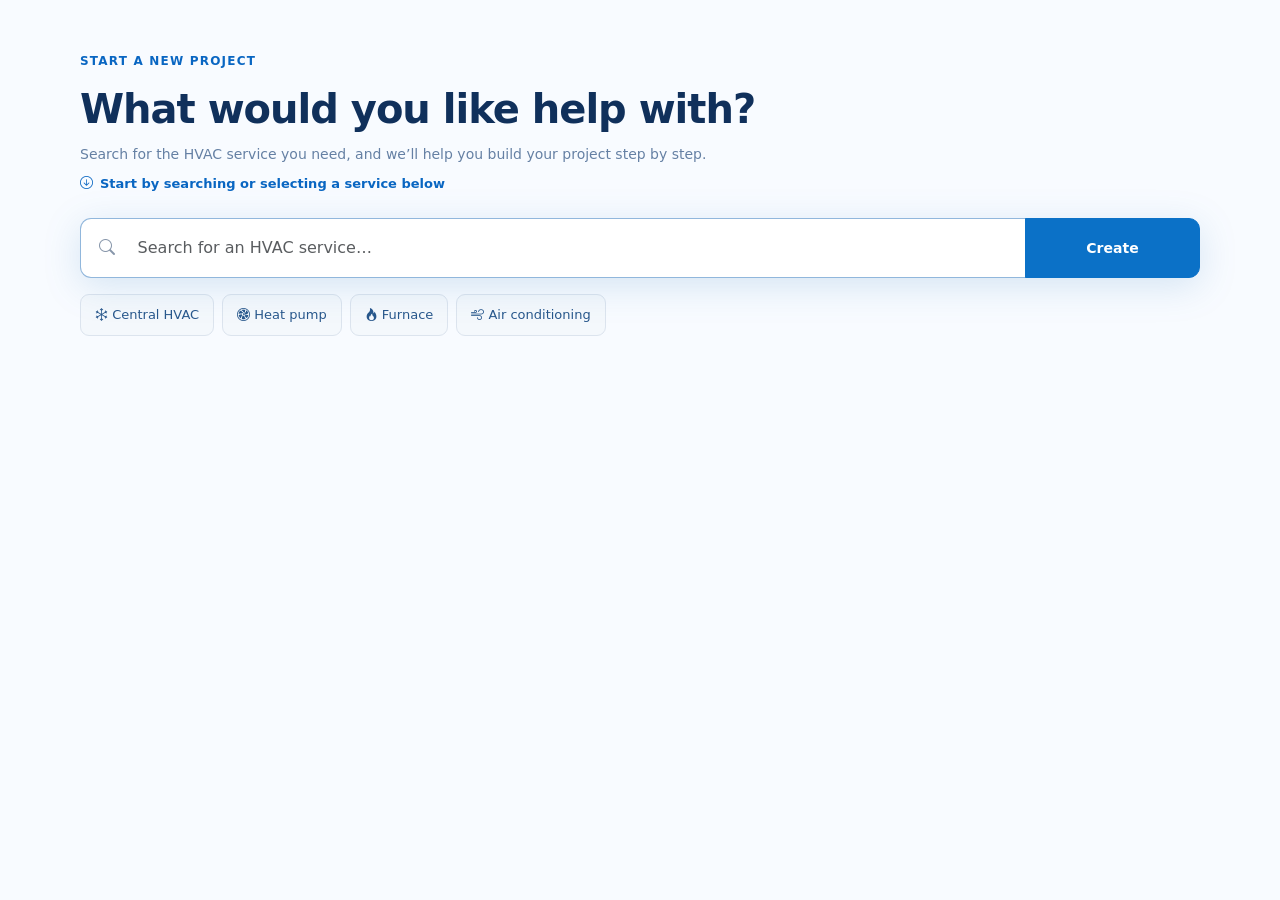
<file: templates.html>
<!doctype html><html lang="en"><head><meta charset="utf-8"><meta name="viewport" content="width=device-width, initial-scale=1"><title>Search HVAC project templates</title><link href="https://cdn.jsdelivr.net/npm/bootstrap@5.3.3/dist/css/bootstrap.min.css" rel="stylesheet"><link href="https://cdn.jsdelivr.net/npm/bootstrap-icons@1.11.3/font/bootstrap-icons.min.css" rel="stylesheet"><link rel="stylesheet" href="widget.css"><link rel="stylesheet" href="template-search.css"><link rel="stylesheet" href="auth.css"></head><body><main class="template-search-screen"><div class="template-section">
          <p class="section-eyebrow mb-2">Start a new project</p>
          <h1 id="createProjectTitle">What would you like help with?</h1>
          <p class="section-help mb-2">Search for the HVAC service you need, and we’ll help you build your project step by step.</p>
          <p class="template-hint mb-4"><i class="bi bi-arrow-down-circle" aria-hidden="true"></i> Start by searching or selecting a service below</p>

          <div class="search-area">
            <form id="templateSearchForm" role="search" novalidate>
              <div class="input-group search-control">
                <span class="input-group-text" aria-hidden="true"><i class="bi bi-search"></i></span>
                <input
                  id="templateSearch"
                  class="form-control"
                  type="search"
                  placeholder="Search for an HVAC service…"
                  autocomplete="off"
                  role="combobox" aria-label="Search project templates"
                  aria-controls="templateResults"
                  aria-expanded="false"
                  aria-autocomplete="list"
                >
                <button class="btn btn-primary px-4" type="submit">Create</button>
              </div>

              <div class="quick-filters d-flex flex-wrap gap-2 mt-3" aria-label="Popular template searches">
                <button class="quick-filter" type="button" data-query="central HVAC"><i class="bi bi-snow"></i> Central HVAC</button>
                <button class="quick-filter" type="button" data-query="heat pump"><i class="bi bi-fan"></i> Heat pump</button>
                <button class="quick-filter" type="button" data-query="furnace"><i class="bi bi-fire"></i> Furnace</button>
                <button class="quick-filter" type="button" data-query="air conditioning"><i class="bi bi-wind"></i> Air conditioning</button>
              </div>

              <div id="templateResults" class="template-results mt-3" role="listbox" aria-label="Project templates" hidden></div>
              <div id="searchAnnouncement" class="visually-hidden" aria-live="polite"></div>
            </form>
          </div>
        </div>

        </main><script src="https://cdn.jsdelivr.net/npm/bootstrap@5.3.3/dist/js/bootstrap.bundle.min.js"></script><script src="project-state.js"></script><script src="auth.js"></script><script src="template-search.js"></script><script src="embed.js"></script></body></html>
</file>
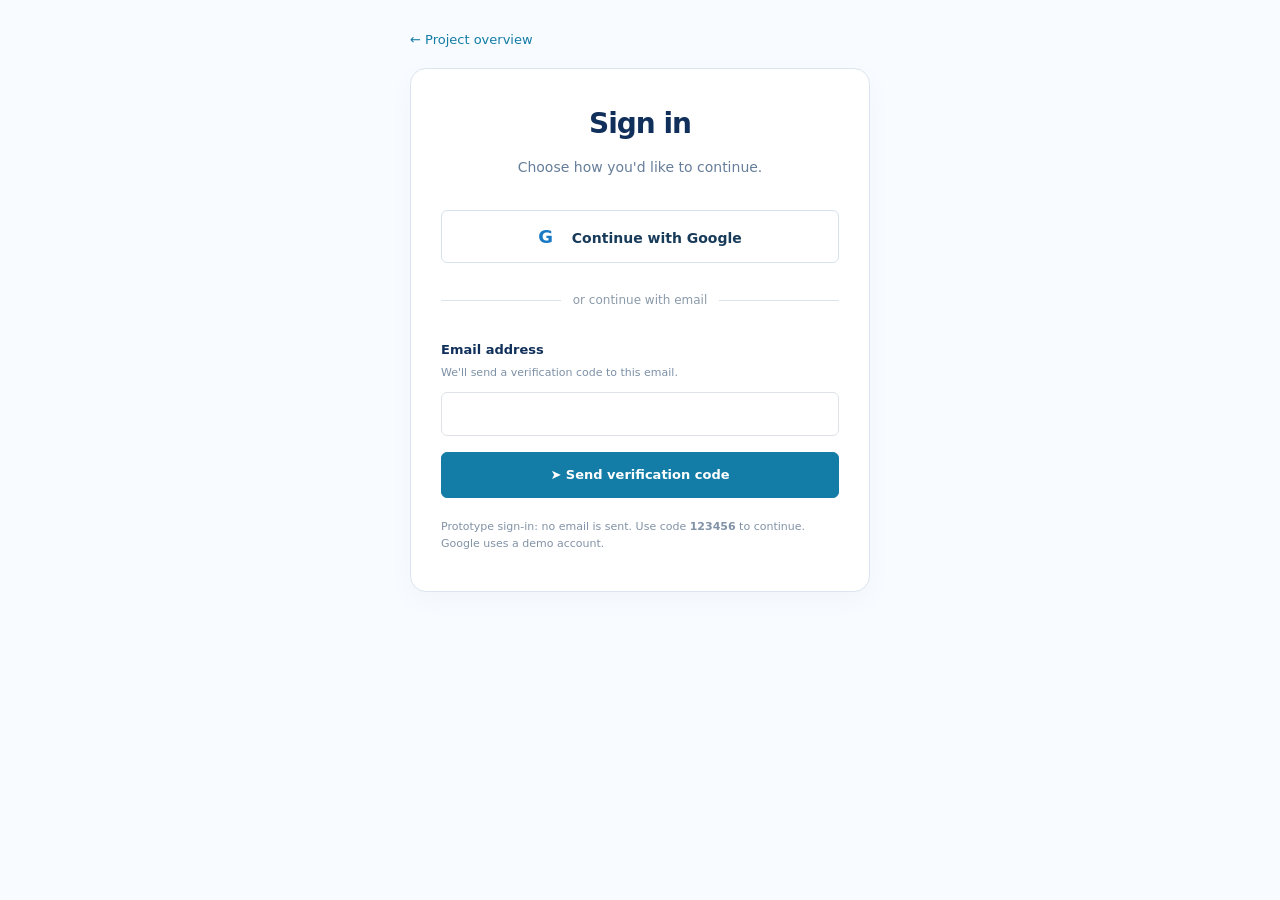
<file: verification.html>
<!doctype html><html lang="en"><head><meta charset="utf-8"><title>Verification | Atix Contractors</title></head><body><script src="project-state.js"></script><script src="auth.js"></script><script>const pending=AtixAuth.read('atix-pending-login');location.replace(AtixAuth.loginUrl(pending?.next||'customer-info.html')+'&verify=1');</script></body></html>
</file>
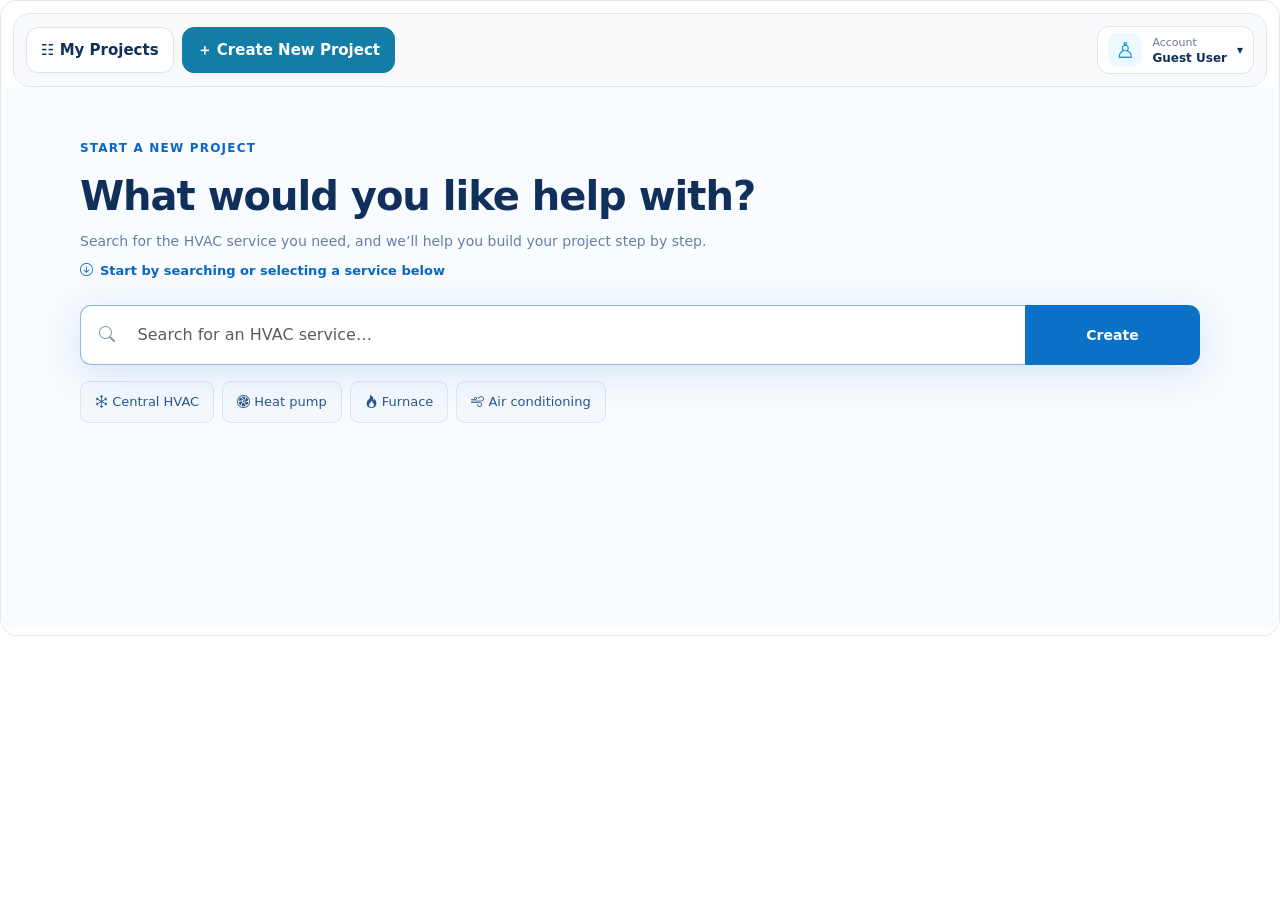
<file: widget.html>
<!doctype html><html lang="en"><head><meta charset="utf-8"><meta name="viewport" content="width=device-width, initial-scale=1"><title>Atix project widget</title><link href="https://cdn.jsdelivr.net/npm/bootstrap@5.3.3/dist/css/bootstrap.min.css" rel="stylesheet"><link rel="stylesheet" href="widget.css"></head><body class="widget-shell">
<nav class="widget-toolbar" aria-label="Application navigation"><div class="toolbar-actions"><a class="toolbar-button" href="projects.html" target="widget-screen">☷ My Projects</a><a class="toolbar-button primary" href="templates.html" target="widget-screen">＋ Create New Project</a></div><details class="account"><summary><span class="avatar">♙</span><span><small>Account</small><strong>Guest User</strong></span><span>▾</span></summary><div class="account-menu">You are browsing as a guest.<br><small>Sign-in will be connected in a later step.</small></div></details></nav>
<iframe name="widget-screen" id="widget-screen" src="templates.html" title="Project workflow"></iframe>
<script src="auth.js"></script><script src="widget-account.js"></script><script>const screen=document.getElementById('widget-screen');function report(){parent.postMessage({type:'atix:height',height:document.body.scrollHeight},'*');}window.addEventListener('message',event=>{if(event.source!==screen.contentWindow||event.data?.type!=='atix:screen-height'||!Number.isFinite(event.data.height))return;screen.style.height=Math.max(540,Math.min(4500,event.data.height))+'px';report();});screen.addEventListener('load',()=>{document.querySelector('.account').open=false;report();});new ResizeObserver(report).observe(document.body);</script></body></html>
</file>
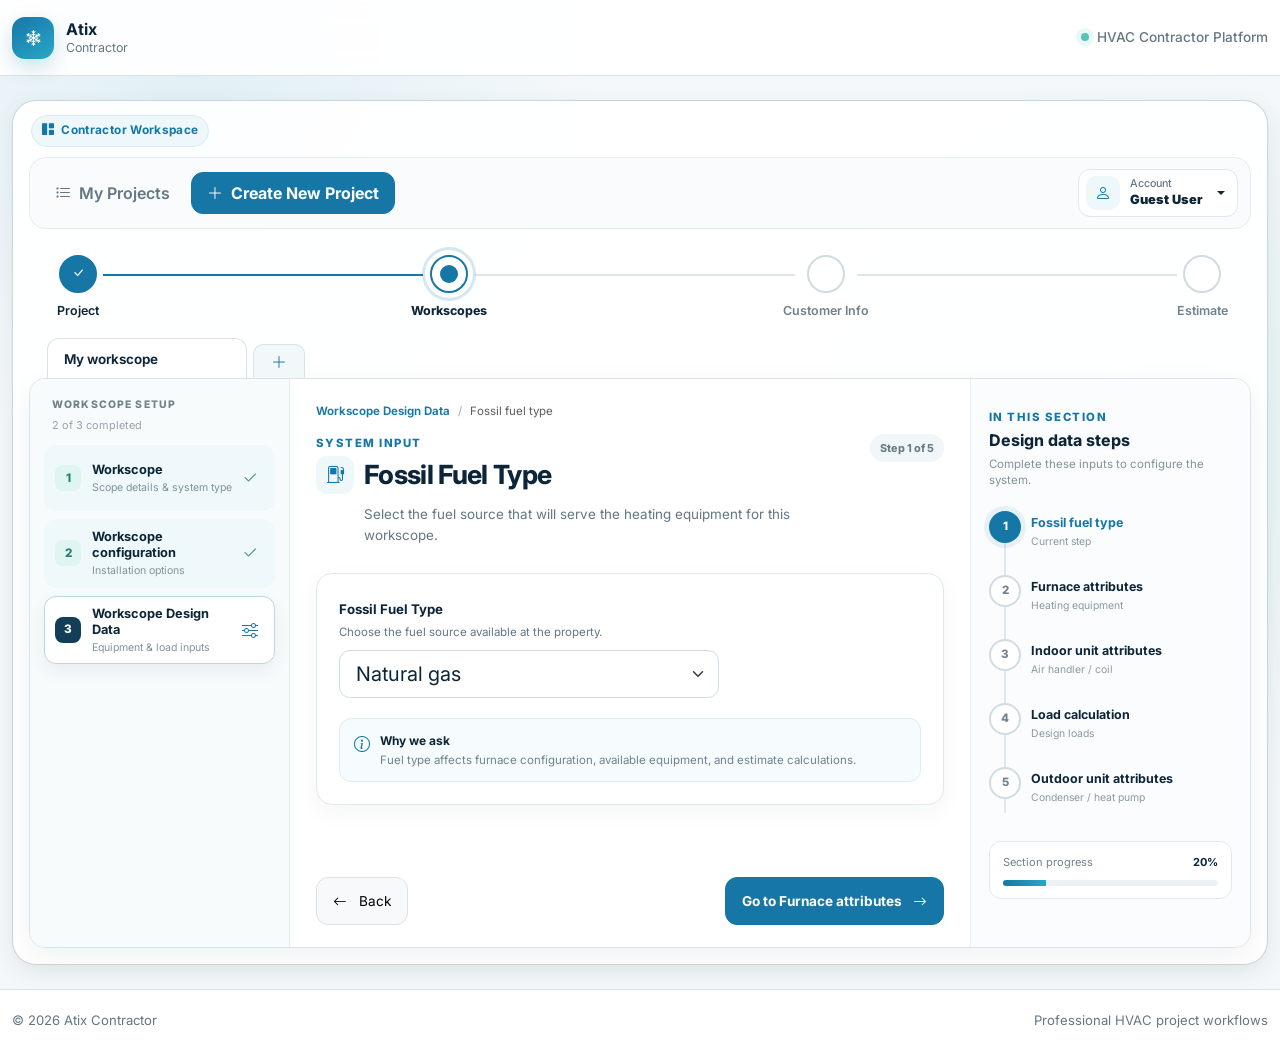
<file: workscope.html>
<!doctype html>
<html lang="en">
<head>
  <meta charset="utf-8">
  <meta name="viewport" content="width=device-width, initial-scale=1">
  <title>Atix Contractor — Workscope Design Data</title>

  <link href="https://cdn.jsdelivr.net/npm/bootstrap@5.3.3/dist/css/bootstrap.min.css" rel="stylesheet">
  <link rel="preconnect" href="https://fonts.googleapis.com">
  <link rel="preconnect" href="https://fonts.gstatic.com" crossorigin>
  <link href="https://fonts.googleapis.com/css2?family=Inter:wght@400;500;600;700&display=swap" rel="stylesheet">
  <link rel="stylesheet" href="https://cdn.jsdelivr.net/npm/bootstrap-icons@1.11.3/font/bootstrap-icons.min.css">

  <link rel="stylesheet" href="styles.css">
  <link rel="stylesheet" href="workscope.css">
<link rel="stylesheet" href="auth.css"></head>
<body>
  <div class="site-shell">

    <!-- External / host website header -->
    <header class="host-header border-bottom">
      <div class="container-fluid app-max d-flex align-items-center justify-content-between gap-3">
        <a class="host-brand text-decoration-none" href="index.html">
          <span class="brand-mark"><i class="bi bi-snow2"></i></span>
          <span>
            <strong>Atix</strong>
            <small>Contractor</small>
          </span>
        </a>

        <div class="host-status d-none d-md-flex align-items-center gap-2">
          <span class="status-dot"></span>
          <span>HVAC Contractor Platform</span>
        </div>
      </div>
    </header>

    <main class="page-wrap py-4">
      <div class="container-fluid app-max">

        <section class="app-frame workscope-app" aria-label="Atix Contractor application">

          <div class="app-frame__eyebrow">
            <span class="eyebrow-pill">
              <i class="bi bi-grid-1x2-fill"></i>
              Contractor Workspace
            </span>
          </div>

          <!-- Internal app navigation -->
          <nav class="app-toolbar navbar navbar-expand-md">
            <div class="container-fluid px-0">
              <div class="d-flex align-items-center flex-wrap gap-2">
                <a href="index.html" class="btn btn-toolbar-link">
                  <i class="bi bi-list-task"></i>
                  <span>My Projects</span>
                </a>

                <button class="btn btn-primary btn-create" type="button">
                  <i class="bi bi-plus-lg"></i>
                  <span>Create New Project</span>
                </button>
              </div>

              <div class="dropdown ms-md-auto mt-2 mt-md-0">
                <button class="btn btn-user dropdown-toggle" type="button" data-bs-toggle="dropdown">
                  <span class="user-avatar"><i class="bi bi-person"></i></span>
                  <span class="text-start">
                    <small>Account</small>
                    <strong>Guest User</strong>
                  </span>
                </button>
                <ul class="dropdown-menu dropdown-menu-end user-menu shadow-sm">
                  <li>
                    <button class="dropdown-item" type="button">
                      <i class="bi bi-box-arrow-in-right"></i>
                      Sign in
                    </button>
                  </li>
                </ul>
              </div>
            </div>
          </nav>

          <!-- Main project stepper -->
          <section class="project-progress-wrap">
            <div class="project-progress" aria-label="Project progress">
              <div class="project-progress__item is-complete">
                <div class="project-progress__indicator">
                  <i class="bi bi-check-lg"></i>
                </div>
                <span>Project</span>
              </div>

              <div class="project-progress__line is-complete"></div>

              <div class="project-progress__item is-active">
                <div class="project-progress__indicator"></div>
                <span>Workscopes</span>
              </div>

              <div class="project-progress__line"></div>

              <div class="project-progress__item">
                <div class="project-progress__indicator"></div>
                <span>Customer Info</span>
              </div>

              <div class="project-progress__line"></div>

              <div class="project-progress__item">
                <div class="project-progress__indicator"></div>
                <span>Estimate</span>
              </div>
            </div>
          </section>

          <!-- Workscope tabs -->
          <section class="workscope-shell">
            <div class="workscope-tabs">
              <button class="workscope-tab active" type="button">
                <span>My workscope</span>
              </button>
              <button class="workscope-add" type="button" aria-label="Add workscope">
                <i class="bi bi-plus-lg"></i>
              </button>
            </div>

            <div class="workscope-layout">

              <!-- Left navigation -->
              <aside class="workscope-sidebar">
                <div class="sidebar-heading">
                  <span class="sidebar-heading__label">WORKSCOPE SETUP</span>
                  <span class="sidebar-heading__status">2 of 3 completed</span>
                </div>

                <button class="workscope-nav-item complete" type="button">
                  <span class="nav-step-number">1</span>
                  <span class="nav-step-copy">
                    <strong>Workscope</strong>
                    <small>Scope details & system type</small>
                  </span>
                  <i class="bi bi-check2"></i>
                </button>

                <button class="workscope-nav-item complete" type="button">
                  <span class="nav-step-number">2</span>
                  <span class="nav-step-copy">
                    <strong>Workscope configuration</strong>
                    <small>Installation options</small>
                  </span>
                  <i class="bi bi-check2"></i>
                </button>

                <button class="workscope-nav-item active" type="button">
                  <span class="nav-step-number">3</span>
                  <span class="nav-step-copy">
                    <strong>Workscope Design Data</strong>
                    <small>Equipment & load inputs</small>
                  </span>
                  <i class="bi bi-sliders"></i>
                </button>
              </aside>

              <!-- Main content -->
              <div class="workscope-content">
                <div class="workscope-content__main">
                  <div class="content-header">
                    <nav aria-label="breadcrumb">
                      <ol class="breadcrumb breadcrumb-sm mb-2">
                        <li class="breadcrumb-item">
                          <a href="#">Workscope Design Data</a>
                        </li>
                        <li class="breadcrumb-item active" aria-current="page">Fossil fuel type</li>
                      </ol>
                    </nav>

                    <div class="content-title-row">
                      <div>
                        <span class="section-kicker mb-1">SYSTEM INPUT</span>
                        <h1 class="content-title">
                          <span class="title-icon"><i class="bi bi-fuel-pump"></i></span>
                          Fossil Fuel Type
                        </h1>
                        <p class="content-description">
                          Select the fuel source that will serve the heating equipment for this workscope.
                        </p>
                      </div>

                      <span class="step-counter">Step 1 of 5</span>
                    </div>
                  </div>

                  <div class="content-card">
                    <div class="row g-4 align-items-end">
                      <div class="col-12 col-lg-8">
                        <label for="fuelType" class="form-label">Fossil Fuel Type</label>
                        <p class="field-caption">Choose the fuel source available at the property.</p>

                        <select id="fuelType" class="form-select form-select-lg">
                          <option selected>Natural gas</option>
                          <option>Propane (LP)</option>
                          <option>Fuel oil</option>
                          <option>None / Electric only</option>
                        </select>
                      </div>
                    </div>

                    <div class="context-tip">
                      <i class="bi bi-info-circle"></i>
                      <div>
                        <strong>Why we ask</strong>
                        <span>
                          Fuel type affects furnace configuration, available equipment, and estimate calculations.
                        </span>
                      </div>
                    </div>
                  </div>

                  <div class="content-actions">
                    <button class="btn btn-light border btn-lg" type="button">
                      <i class="bi bi-arrow-left me-2"></i>
                      Back
                    </button>

                    <button class="btn btn-primary btn-lg" type="button" id="nextStepBtn">
                      Go to Furnace attributes
                      <i class="bi bi-arrow-right ms-2"></i>
                    </button>
                  </div>
                </div>

                <!-- Right section steps -->
                <aside class="section-steps-panel">
                  <div class="section-steps-heading">
                    <span class="section-kicker mb-1">IN THIS SECTION</span>
                    <h2>Design data steps</h2>
                    <p>Complete these inputs to configure the system.</p>
                  </div>

                  <ol class="section-steps">
                    <li class="active">
                      <span class="section-step-indicator">1</span>
                      <div>
                        <strong>Fossil fuel type</strong>
                        <small>Current step</small>
                      </div>
                    </li>

                    <li>
                      <span class="section-step-indicator">2</span>
                      <div>
                        <strong>Furnace attributes</strong>
                        <small>Heating equipment</small>
                      </div>
                    </li>

                    <li>
                      <span class="section-step-indicator">3</span>
                      <div>
                        <strong>Indoor unit attributes</strong>
                        <small>Air handler / coil</small>
                      </div>
                    </li>

                    <li>
                      <span class="section-step-indicator">4</span>
                      <div>
                        <strong>Load calculation</strong>
                        <small>Design loads</small>
                      </div>
                    </li>

                    <li>
                      <span class="section-step-indicator">5</span>
                      <div>
                        <strong>Outdoor unit attributes</strong>
                        <small>Condenser / heat pump</small>
                      </div>
                    </li>
                  </ol>

                  <div class="section-progress-card">
                    <div class="d-flex align-items-center justify-content-between gap-3">
                      <span>Section progress</span>
                      <strong>20%</strong>
                    </div>
                    <div class="progress" role="progressbar" aria-label="Section progress" aria-valuenow="20" aria-valuemin="0" aria-valuemax="100">
                      <div class="progress-bar" style="width:20%"></div>
                    </div>
                  </div>
                </aside>

              </div>
            </div>
          </section>
        </section>
      </div>
    </main>

    <footer class="host-footer border-top">
      <div class="container-fluid app-max d-flex flex-column flex-md-row align-items-md-center justify-content-between gap-2">
        <span>© 2026 Atix Contractor</span>
        <span>Professional HVAC project workflows</span>
      </div>
    </footer>

  </div>

  <div class="toast-container position-fixed top-0 end-0 p-3">
    <div class="toast border-0" id="nextToast" role="status">
      <div class="toast-body d-flex align-items-center gap-2">
        <i class="bi bi-check-circle-fill text-success"></i>
        <span>Fossil fuel type saved. Moving to Furnace attributes.</span>
        <button class="btn-close ms-auto" type="button" data-bs-dismiss="toast"></button>
      </div>
    </div>
  </div>

  <script src="https://cdn.jsdelivr.net/npm/bootstrap@5.3.3/dist/js/bootstrap.bundle.min.js"></script>
  <script>
    document.getElementById("nextStepBtn").addEventListener("click", () => {
      const toast = bootstrap.Toast.getOrCreateInstance(document.getElementById("nextToast"), {
        delay: 3000
      });
      toast.show();
    });
  </script>
<script src="project-state.js"></script><script src="auth.js"></script><script src="workscope-equipment.js"></script><script src="embed.js"></script>
</body>
</html>
</file>
<file: host.css>
*{box-sizing:border-box}body{margin:0;font-family:Arial,sans-serif;background:#f7f9fb;color:#142b46;min-height:100vh;display:flex;flex-direction:column}a{text-decoration:none;color:inherit}header{background:#182434;color:#fff;padding:16px 0;box-shadow:0 3px 12px #16253715}nav,footer>div{max-width:1240px;margin:auto;padding:0 24px;display:flex;align-items:center;justify-content:space-between;gap:28px}.brand{font-size:20px;font-weight:700;display:flex;align-items:center;gap:12px;white-space:nowrap}.mark{display:inline-grid;place-items:center;width:39px;height:39px;border:4px solid #244562;border-radius:7px;background:#f1f5f9;color:#15749b;font-size:23px}.links,aside{display:flex;gap:26px;font-size:14px}.links{color:#c7cdd7;font-weight:600}.cyan{color:#00b7d8}.start{background:#00afd0;color:white;border-radius:30px;padding:14px 22px;font-weight:700;font-size:14px;white-space:nowrap}main{width:100%;max-width:1320px;margin:auto;padding:44px 24px 64px;flex:1}iframe{width:100%;height:700px;border:0;display:block;border-radius:18px;background:#f8fbff}footer{background:#0e1d30;color:#8c9bad;padding:38px 0;font-size:13px}.footer-brand{display:flex;align-items:center;gap:10px;color:#b5c2d1;font-weight:700}.footer-brand .mark{width:32px;height:32px;font-size:18px}#information{background:white;padding:24px;border:1px solid #dbe5ef;border-radius:12px;margin-top:24px}a:focus-visible{outline:3px solid #00afd0;outline-offset:5px}@media(max-width:1100px){nav,footer>div{flex-wrap:wrap}.links{order:3;width:100%;justify-content:center}footer>div{justify-content:center}}@media(max-width:600px){main{padding:20px 10px 32px}nav{padding:0 16px;gap:16px}.links{overflow:auto;justify-content:flex-start;white-space:nowrap;padding-bottom:4px;gap:18px}.brand{font-size:17px}.start{padding:12px;font-size:12px}footer{text-align:center}aside{gap:18px}}
#atix-widget{box-shadow:0 8px 28px rgba(16,43,80,.055)}
</file>
<file: styles.css>
:root {
  --atix-ink: #0d2538;
  --atix-navy: #123e57;
  --atix-blue: #1677a6;
  --atix-cyan: #2aa7c8;
  --atix-mint: #58c4b8;
  --atix-ice: #eef8fb;
  --atix-surface: #ffffff;
  --atix-bg: #f5f8fa;
  --atix-border: #d9e5eb;
  --atix-muted: #647785;
  --atix-success: #198754;
  --shadow-sm: 0 8px 24px rgba(13, 37, 56, .08);
  --shadow-md: 0 18px 55px rgba(13, 37, 56, .14);
  --radius-lg: 24px;
  --radius-md: 16px;
}

* {
  box-sizing: border-box;
}

html,
body {
  min-height: 100%;
}

body {
  margin: 0;
  background:
    radial-gradient(circle at 15% 5%, rgba(42, 167, 200, .10), transparent 26rem),
    radial-gradient(circle at 92% 40%, rgba(88, 196, 184, .10), transparent 24rem),
    var(--atix-bg);
  color: var(--atix-ink);
  font-family: "Inter", system-ui, -apple-system, BlinkMacSystemFont, "Segoe UI", sans-serif;
}

button,
input {
  font: inherit;
}

.app-max {
  max-width: 1320px;
}

.site-shell {
  min-height: 100vh;
  display: flex;
  flex-direction: column;
}

/* Host website */
.host-header,
.host-footer {
  background: rgba(255, 255, 255, .92);
  backdrop-filter: blur(14px);
}

.host-header {
  min-height: 76px;
  display: flex;
  align-items: center;
}

.host-brand {
  display: inline-flex;
  align-items: center;
  gap: 12px;
  color: var(--atix-ink);
}

.brand-mark {
  width: 42px;
  height: 42px;
  display: grid;
  place-items: center;
  border-radius: 13px;
  color: #fff;
  background: linear-gradient(145deg, var(--atix-blue), var(--atix-cyan));
  box-shadow: 0 8px 20px rgba(22, 119, 166, .22);
}

.host-brand strong,
.host-brand small {
  display: block;
  line-height: 1.05;
}

.host-brand strong {
  font-size: 1rem;
}

.host-brand small {
  margin-top: 4px;
  color: var(--atix-muted);
  font-size: .78rem;
}

.host-status {
  font-size: .85rem;
  color: var(--atix-muted);
  font-weight: 500;
}

.status-dot {
  width: 8px;
  height: 8px;
  border-radius: 50%;
  background: var(--atix-mint);
  box-shadow: 0 0 0 5px rgba(88, 196, 184, .13);
}

.page-wrap {
  flex: 1;
  padding: 32px 0 42px;
}

.host-footer {
  min-height: 62px;
  display: flex;
  align-items: center;
  color: var(--atix-muted);
  font-size: .82rem;
}

/* Embedded application frame */
.app-frame {
  overflow: hidden;
  background: rgba(255, 255, 255, .92);
  border: 1px solid rgba(189, 208, 217, .85);
  border-radius: var(--radius-lg);
  box-shadow: var(--shadow-sm);
}

.app-frame__eyebrow {
  padding: 14px 18px 0;
}

.eyebrow-pill {
  display: inline-flex;
  align-items: center;
  gap: 7px;
  padding: 6px 10px;
  border: 1px solid #d7edf3;
  border-radius: 999px;
  background: var(--atix-ice);
  color: var(--atix-blue);
  font-size: .74rem;
  font-weight: 700;
  letter-spacing: .03em;
}

.app-toolbar {
  margin: 10px 16px 0;
  padding: 11px 12px;
  border: 1px solid #e4edf1;
  border-radius: 16px;
  background: #f9fbfc;
}

.btn-toolbar-link,
.btn-create,
.btn-user {
  min-height: 42px;
  border-radius: 12px;
  font-weight: 600;
}

.btn-toolbar-link {
  display: inline-flex;
  align-items: center;
  gap: 8px;
  color: var(--atix-muted);
  border: 1px solid transparent;
}

.btn-toolbar-link:hover,
.btn-toolbar-link.active {
  color: var(--atix-navy);
  background: #fff;
  border-color: #dfe8ed;
  box-shadow: 0 4px 14px rgba(13, 37, 56, .06);
}

.btn-primary {
  --bs-btn-bg: var(--atix-blue);
  --bs-btn-border-color: var(--atix-blue);
  --bs-btn-hover-bg: #126b96;
  --bs-btn-hover-border-color: #126b96;
  --bs-btn-active-bg: #0f5e84;
  --bs-btn-active-border-color: #0f5e84;
  --bs-btn-disabled-bg: #9eb9c6;
  --bs-btn-disabled-border-color: #9eb9c6;
  --bs-btn-focus-shadow-rgb: 22, 119, 166;
  border-radius: 12px;
  font-weight: 700;
}

.btn-create {
  display: inline-flex;
  align-items: center;
  gap: 8px;
  padding-inline: 15px;
}

.btn-user {
  display: inline-flex;
  align-items: center;
  gap: 10px;
  padding: 6px 12px 6px 7px;
  border: 1px solid #dfe8ed;
  background: #fff;
  color: var(--atix-ink);
}

.btn-user:hover,
.btn-user:focus {
  border-color: #bcd7e3;
  background: #fff;
  color: var(--atix-ink);
}

.btn-user::after {
  margin-left: 4px;
}

.btn-user small,
.btn-user strong {
  display: block;
  line-height: 1.15;
}

.btn-user small {
  color: var(--atix-muted);
  font-size: .67rem;
  font-weight: 500;
}

.btn-user strong {
  margin-top: 2px;
  font-size: .80rem;
}

.user-avatar {
  width: 34px;
  height: 34px;
  display: grid;
  place-items: center;
  border-radius: 10px;
  background: var(--atix-ice);
  color: var(--atix-blue);
}

.user-menu {
  min-width: 190px;
  padding: 8px;
  border: 1px solid #dce7ec;
  border-radius: 12px;
}

.user-menu .dropdown-item {
  display: flex;
  align-items: center;
  gap: 9px;
  min-height: 40px;
  border-radius: 9px;
  font-weight: 600;
  font-size: .88rem;
}

.user-menu .dropdown-item:hover {
  background: var(--atix-ice);
  color: var(--atix-blue);
}

/* Project finder hero */
.project-hero {
  min-height: 520px;
  margin: 16px;
  display: grid;
  place-items: center;
  border: 1px solid #e6eef2;
  border-radius: 20px;
  background:
    linear-gradient(rgba(255,255,255,.72), rgba(255,255,255,.72)),
    radial-gradient(circle at 50% 10%, rgba(42, 167, 200, .10), transparent 30rem),
    linear-gradient(135deg, #f9fcfd, #f4f9fb);
}

.project-hero__inner {
  width: min(790px, 100%);
  padding: 60px 28px;
  text-align: center;
}

.hero-icon {
  width: 58px;
  height: 58px;
  margin: 0 auto 18px;
  display: grid;
  place-items: center;
  border-radius: 18px;
  color: var(--atix-blue);
  background: linear-gradient(145deg, #eaf7fb, #f8fcfd);
  border: 1px solid #d7edf3;
  box-shadow: 0 8px 22px rgba(22, 119, 166, .10);
  font-size: 1.5rem;
}

.section-kicker {
  display: inline-block;
  margin-bottom: 8px;
  color: var(--atix-blue);
  font-size: .71rem;
  font-weight: 800;
  letter-spacing: .13em;
}

.hero-copy h1 {
  margin: 0;
  color: var(--atix-ink);
  font-size: clamp(1.8rem, 4vw, 2.7rem);
  font-weight: 750;
  letter-spacing: -.035em;
}

.hero-copy p {
  max-width: 590px;
  margin: 14px auto 28px;
  color: var(--atix-muted);
  font-size: .98rem;
  line-height: 1.7;
}

.project-search {
  max-width: 720px;
  margin: 0 auto;
}

.search-field {
  position: relative;
  display: flex;
  align-items: center;
  padding: 6px 6px 6px 16px;
  border: 1px solid #cfe0e8;
  border-radius: 18px;
  background: #fff;
  box-shadow: 0 12px 30px rgba(13, 37, 56, .08);
  transition: border-color .2s ease, box-shadow .2s ease, transform .2s ease;
}

.search-field:focus-within {
  border-color: var(--atix-cyan);
  box-shadow: 0 0 0 4px rgba(42, 167, 200, .12), 0 14px 36px rgba(13, 37, 56, .10);
  transform: translateY(-1px);
}

.search-field > .bi-search {
  color: #8395a0;
  font-size: 1rem;
}

.search-field .form-control {
  min-height: 48px;
  border: 0;
  box-shadow: none;
  background: transparent;
}

.search-field .form-control::placeholder {
  color: #9aa9b1;
}

.btn-search {
  width: 48px;
  height: 48px;
  flex: 0 0 48px;
  border: 0;
  border-radius: 13px;
  background: var(--atix-navy);
  color: #fff;
}

.btn-search:hover {
  background: var(--atix-blue);
  color: #fff;
}

.search-hint {
  margin-top: 13px;
  color: #8395a0;
  font-size: .78rem;
}

/* Auth */
.auth-modal .modal-dialog {
  max-width: 510px;
}

.auth-modal .modal-content {
  border-radius: 22px;
  box-shadow: var(--shadow-md);
}

.auth-modal .modal-header,
.auth-modal .modal-body {
  padding-left: 30px;
  padding-right: 30px;
}

.auth-modal .modal-header {
  padding-top: 30px;
}

.auth-modal .modal-body {
  padding-bottom: 30px;
}

.modal-title {
  margin-top: 1px;
  color: var(--atix-ink);
  font-size: 1.85rem;
  font-weight: 750;
  letter-spacing: -.03em;
}

.modal-subtitle {
  margin-top: 8px;
  color: var(--atix-muted);
  font-size: .92rem;
  line-height: 1.55;
}

.btn-google {
  min-height: 52px;
  display: flex;
  align-items: center;
  justify-content: center;
  gap: 12px;
  border: 1px solid #d9e3e8;
  border-radius: 12px;
  background: #fff;
  color: var(--atix-ink);
  font-weight: 700;
}

.btn-google:hover {
  border-color: #bcd4df;
  background: #f9fcfd;
  color: var(--atix-ink);
}

.google-mark {
  width: 24px;
  height: 24px;
  display: grid;
  place-items: center;
  border-radius: 50%;
  background: #fff;
  border: 1px solid #d6dfe4;
  font-size: .85rem;
  font-weight: 800;
}

.auth-divider {
  display: flex;
  align-items: center;
  gap: 12px;
  margin: 22px 0;
  color: #8a9aa4;
  font-size: .76rem;
  font-weight: 600;
}

.auth-divider::before,
.auth-divider::after {
  content: "";
  flex: 1;
  height: 1px;
  background: #e2eaee;
}

.form-label {
  margin-bottom: 4px;
  color: var(--atix-ink);
  font-size: .83rem;
  font-weight: 700;
}

.field-caption {
  margin-bottom: 8px;
  color: var(--atix-muted);
  font-size: .72rem;
}

.input-icon-wrap {
  position: relative;
}

.input-icon-wrap > .bi {
  position: absolute;
  z-index: 2;
  top: 50%;
  left: 14px;
  transform: translateY(-50%);
  color: #80929d;
}

.input-icon-wrap .form-control {
  padding-left: 42px;
}

.form-control {
  border-color: #cfdee5;
  border-radius: 11px;
  color: var(--atix-ink);
}

.form-control:focus {
  border-color: var(--atix-cyan);
  box-shadow: 0 0 0 4px rgba(42, 167, 200, .12);
}

.form-control-lg {
  min-height: 50px;
  font-size: .95rem;
}

.auth-note {
  display: flex;
  align-items: flex-start;
  gap: 9px;
  margin-top: 18px;
  padding: 11px 12px;
  border-radius: 11px;
  background: #f7fafb;
  color: var(--atix-muted);
  font-size: .74rem;
  line-height: 1.45;
}

.auth-note i {
  color: var(--atix-mint);
  font-size: 1rem;
}

.verification-input {
  height: 60px;
  text-align: center;
  letter-spacing: .45em;
  font-size: 1.2rem;
  font-weight: 800;
}

.btn-link {
  color: var(--atix-blue);
  font-size: .78rem;
  font-weight: 700;
  text-decoration: none;
}

.btn-link:hover {
  color: var(--atix-navy);
  text-decoration: underline;
}

.verification-status {
  display: flex;
  align-items: center;
  gap: 8px;
  padding: 10px 12px;
  border-radius: 11px;
  background: #eef9f4;
  color: #277256;
  font-size: .78rem;
  font-weight: 600;
}

/* Bootstrap backdrop refinement */
.modal-backdrop.show {
  opacity: .58;
  background: #0b2131;
  backdrop-filter: blur(3px);
}

.toast {
  overflow: hidden;
  border-radius: 14px;
  background: #fff;
  box-shadow: var(--shadow-md);
}

.toast-body {
  color: var(--atix-ink);
  font-weight: 600;
}

.toast-body > .bi {
  color: var(--atix-success);
}

/* Accessibility / motion */
.btn:focus-visible,
.dropdown-item:focus-visible,
.form-control:focus-visible {
  outline: none;
}

@media (prefers-reduced-motion: reduce) {
  *,
  *::before,
  *::after {
    scroll-behavior: auto !important;
    transition-duration: .01ms !important;
    animation-duration: .01ms !important;
    animation-iteration-count: 1 !important;
  }
}

/* Responsive */
@media (max-width: 767.98px) {
  .page-wrap {
    padding: 18px 0 28px;
  }

  .app-frame {
    border-radius: 18px;
  }

  .app-toolbar {
    padding: 10px;
  }

  .app-toolbar .container-fluid {
    align-items: stretch;
  }

  .btn-user {
    width: 100%;
    justify-content: flex-start;
  }

  .btn-user::after {
    margin-left: auto;
  }

  .project-hero {
    min-height: 460px;
    margin: 12px;
  }

  .project-hero__inner {
    padding: 44px 18px;
  }

  .hero-copy p {
    font-size: .9rem;
  }

  .auth-modal .modal-dialog {
    margin: 12px;
  }

  .auth-modal .modal-header,
  .auth-modal .modal-body {
    padding-left: 22px;
    padding-right: 22px;
  }
}

@media (max-width: 420px) {
  .btn-create span {
    display: none;
  }

  .btn-create {
    width: 42px;
    padding: 0;
    justify-content: center;
  }

  .project-hero {
    min-height: 430px;
  }

  .search-field {
    border-radius: 15px;
    padding-left: 13px;
  }

  .btn-search {
    width: 44px;
    height: 44px;
    flex-basis: 44px;
  }

  .verification-input {
    letter-spacing: .3em;
  }
}
</file>
<file: flow-screens.css>
.flow-app {
  overflow: visible;
}

.flow-stepper-wrap {
  padding: 24px 24px 18px;
}

.flow-stepper {
  display: flex;
  align-items: flex-start;
  width: 100%;
}

.flow-step {
  min-width: 76px;
  display: flex;
  flex-direction: column;
  align-items: center;
  gap: 10px;
  color: #748690;
  font-size: .79rem;
  font-weight: 650;
  text-align: center;
}

.flow-step__dot {
  width: 38px;
  height: 38px;
  display: grid;
  place-items: center;
  border-radius: 50%;
  border: 2px solid #cfdae0;
  background: #fff;
  color: #fff;
  box-shadow: 0 0 0 5px #fff;
}

.flow-line {
  flex: 1;
  min-width: 28px;
  height: 2px;
  margin: 19px -10px 0;
  background: #dce5ea;
}

.flow-step.complete {
  color: var(--atix-ink);
}

.flow-step.complete .flow-step__dot {
  border-color: var(--atix-blue);
  background: var(--atix-blue);
}

.flow-line.complete {
  background: var(--atix-blue);
}

.flow-step.active {
  color: var(--atix-ink);
  font-weight: 800;
}

.flow-step.active .flow-step__dot {
  position: relative;
  border-color: var(--atix-blue);
  box-shadow: 0 0 0 5px #fff, 0 0 0 8px rgba(22, 119, 166, .18);
}

.flow-step.active .flow-step__dot::after {
  content: "";
  width: 18px;
  height: 18px;
  border-radius: 50%;
  background: var(--atix-blue);
}

.screen-panel {
  margin: 0 16px 16px;
  overflow: hidden;
  border: 1px solid #d8e4ea;
  border-radius: 18px;
  background: #fff;
  box-shadow: 0 12px 32px rgba(13, 37, 56, .06);
}

/* Project Screen */
.map-stage {
  position: relative;
  min-height: 620px;
  background: linear-gradient(180deg, #f5f3ef, #f2efe9);
}

.map-grid {
  position: absolute;
  background: rgba(255,255,255,.84);
}

.map-grid-a {
  left: -20px;
  top: 145px;
  width: 540px;
  height: 18px;
  transform: rotate(-6deg);
}

.map-grid-b {
  left: 380px;
  top: 116px;
  width: 700px;
  height: 12px;
  transform: rotate(-5deg);
}

.map-grid-c {
  left: 650px;
  top: 240px;
  width: 540px;
  height: 10px;
  transform: rotate(-5deg);
}

.map-road {
  position: absolute;
  background: rgba(255,255,255,.88);
  transform-origin: center;
}

.map-road-a {
  left: 250px;
  top: -40px;
  width: 18px;
  height: 760px;
  transform: rotate(-11deg);
}

.map-road-b {
  left: 540px;
  top: -20px;
  width: 18px;
  height: 720px;
  transform: rotate(-11deg);
}

.map-road-c {
  left: 820px;
  top: -10px;
  width: 18px;
  height: 740px;
  transform: rotate(-11deg);
}

.map-park {
  position: absolute;
  left: 220px;
  top: 265px;
  width: 245px;
  height: 92px;
  background: #bbd2a8;
  transform: rotate(-7deg);
  border-radius: 8px;
}

.map-stage::before,
.map-stage::after {
  content: "";
  position: absolute;
  background: #efd94c;
  opacity: .9;
}

.map-stage::before {
  left: -20px;
  top: 355px;
  width: 1060px;
  height: 8px;
  transform: rotate(-2.2deg);
}

.map-stage::after {
  right: 120px;
  top: -40px;
  width: 20px;
  height: 360px;
  transform: rotate(-16deg);
}

.floating-card {
  position: absolute;
  z-index: 3;
  width: min(360px, calc(100% - 32px));
  padding: 24px 18px 18px;
  border: 1px solid #d8e4ea;
  border-radius: 18px;
  background: rgba(255,255,255,.95);
  backdrop-filter: blur(12px);
  box-shadow: 0 16px 38px rgba(13, 37, 56, .12);
}

.project-card {
  top: 60px;
  left: 28px;
}

.floating-card__header {
  display: flex;
  align-items: center;
  gap: 10px;
}

.card-icon {
  width: 38px;
  height: 38px;
  display: grid;
  place-items: center;
  border-radius: 12px;
  background: var(--atix-ice);
  color: var(--atix-blue);
}

.floating-card__header h1 {
  margin: 0;
  font-size: 1.3rem;
  font-weight: 750;
  letter-spacing: -.02em;
}

.floating-card__copy {
  margin: 12px 0 20px;
  color: var(--atix-muted);
  font-size: .84rem;
  line-height: 1.55;
}

/* Customer Info */
.contact-panel {
  padding: 48px 16px 56px;
}

.contact-icon {
  width: 52px;
  height: 52px;
  margin: 0 auto 14px;
  display: grid;
  place-items: center;
  border-radius: 16px;
  background: linear-gradient(145deg, #eaf7fb, #f8fcfd);
  border: 1px solid #d7edf3;
  color: var(--atix-blue);
  font-size: 1.35rem;
}

.screen-title {
  margin: 0;
  font-size: clamp(1.55rem, 4vw, 2rem);
  font-weight: 750;
  letter-spacing: -.03em;
}

.screen-subtitle {
  max-width: 600px;
  margin: 12px auto 0;
  color: var(--atix-muted);
  font-size: .92rem;
  line-height: 1.6;
}

.customer-card {
  max-width: 700px;
  margin: 28px auto 0;
  padding: 28px;
  border: 1px solid #dce7ec;
  border-radius: 20px;
  background: #fff;
  box-shadow: 0 15px 40px rgba(13, 37, 56, .06);
}

/* Proposal */
.proposal-shell {
  background: #f9fbfc;
  padding: 16px;
}

.proposal-card {
  border: 1px solid #dce7ec;
  border-radius: 18px;
  background: #fff;
  overflow: hidden;
}

.proposal-topbar {
  display: flex;
  align-items: center;
  justify-content: space-between;
  gap: 16px;
  padding: 18px 20px;
  border-bottom: 1px solid #e6eef2;
  background: linear-gradient(180deg, #fdfefe, #f7fafb);
}

.proposal-topbar__title {
  font-size: 1.2rem;
  font-weight: 800;
  color: var(--atix-ink);
}

.proposal-topbar__meta {
  color: #6d818e;
  font-size: .78rem;
  font-weight: 600;
}

.proposal-id {
  color: var(--atix-blue);
  text-decoration: none;
  font-size: .95rem;
  font-weight: 800;
}

.proposal-summary {
  display: grid;
  grid-template-columns: repeat(4, minmax(0, 1fr));
  gap: 16px;
  padding: 18px 20px;
  border-bottom: 1px solid #e6eef2;
}

.summary-block {
  padding: 14px 14px 12px;
  border: 1px solid #e3ebef;
  border-radius: 14px;
  background: #fbfcfd;
}

.summary-block h3 {
  margin: 0 0 8px;
  color: var(--atix-ink);
  font-size: .83rem;
  font-weight: 800;
  text-transform: uppercase;
}

.summary-block p {
  margin: 0 0 4px;
  color: #526875;
  font-size: .83rem;
  line-height: 1.4;
}

.estimate-box {
  display: flex;
  flex-direction: column;
  justify-content: center;
  padding: 16px 18px;
  border: 2px solid #cfe0e8;
  border-radius: 16px;
  background: linear-gradient(180deg, #fff, #f7fafb);
  box-shadow: 0 8px 24px rgba(13, 37, 56, .06);
}

.estimate-box span {
  color: #6e818e;
  font-size: .72rem;
  font-weight: 700;
  text-transform: uppercase;
  letter-spacing: .05em;
}

.estimate-box strong {
  margin-top: 8px;
  color: var(--atix-ink);
  font-size: clamp(1.7rem, 4vw, 2rem);
  font-weight: 800;
  line-height: 1.1;
}

.proposal-section {
  padding: 22px 20px;
  border-bottom: 1px solid #eaf0f3;
}

.proposal-section:last-of-type {
  border-bottom: 0;
}

.proposal-section h2 {
  margin: 0 0 16px;
  color: var(--atix-ink);
  font-size: 1.25rem;
  font-weight: 800;
  letter-spacing: -.02em;
  text-transform: uppercase;
}

.project-info-panel {
  padding: 18px;
  border: 1px solid #e4ecef;
  border-radius: 16px;
  background: #fbfcfd;
}

.project-info-panel h3 {
  margin: 0 0 14px;
  font-size: 1.05rem;
  font-weight: 800;
  color: var(--atix-ink);
}

.spec-grid {
  display: grid;
  grid-template-columns: repeat(2, minmax(0, 1fr));
  gap: 16px 18px;
}

.spec-item {
  padding: 12px 14px;
  border: 1px solid #e6eef2;
  border-radius: 12px;
  background: #fff;
}

.spec-item span,
.spec-item strong {
  display: block;
}

.spec-item span {
  color: #6d808c;
  font-size: .75rem;
  font-weight: 700;
  text-transform: uppercase;
  letter-spacing: .03em;
}

.spec-item strong {
  margin-top: 6px;
  color: var(--atix-ink);
  font-size: .9rem;
  font-weight: 700;
  line-height: 1.45;
}

.spec-item--full {
  grid-column: 1 / -1;
}

.section-header {
  display: flex;
  align-items: center;
  justify-content: space-between;
  gap: 12px;
}

.icon-btn {
  width: 38px;
  height: 38px;
  display: grid;
  place-items: center;
}

.hardware-grid {
  display: grid;
  grid-template-columns: repeat(2, minmax(0, 1fr));
  gap: 18px;
}

.hardware-card {
  border: 1px solid #dfe8ed;
  border-radius: 16px;
  overflow: hidden;
  background: #fff;
}

.hardware-card__top {
  display: flex;
  align-items: flex-start;
  justify-content: space-between;
  gap: 10px;
  padding: 14px 16px;
  border-bottom: 1px solid #e6eef2;
}

.hardware-card__top small {
  display: block;
  color: #7a8d98;
  font-size: .67rem;
  font-weight: 800;
  text-transform: uppercase;
}

.hardware-card__top h3 {
  margin: 6px 0 0;
  color: var(--atix-ink);
  font-size: 1rem;
  font-weight: 800;
  text-transform: uppercase;
}

.qty {
  color: #80939d;
  font-size: .78rem;
}

.qty strong {
  display: block;
  color: var(--atix-ink);
  font-size: 1rem;
}

.hardware-table-head,
.hardware-item {
  display: grid;
  grid-template-columns: minmax(0, 1fr) 110px;
  gap: 12px;
  align-items: center;
  padding: 12px 16px;
}

.hardware-table-head {
  color: #7a8e99;
  font-size: .73rem;
  font-weight: 700;
  text-transform: uppercase;
  border-bottom: 1px solid #edf2f4;
}

.hardware-item + .hardware-item {
  border-top: 1px solid #edf2f4;
}

.hardware-item__meta {
  display: flex;
  align-items: center;
  gap: 12px;
  min-width: 0;
}

.thumb {
  width: 42px;
  height: 42px;
  flex: 0 0 42px;
  display: grid;
  place-items: center;
  border: 1px solid #d9e5eb;
  border-radius: 10px;
  background: #f9fbfc;
  color: var(--atix-blue);
}

.hardware-item__meta strong {
  display: block;
  color: var(--atix-ink);
  font-size: .88rem;
  line-height: 1.35;
}

.hardware-item__meta strong em {
  font-style: normal;
  color: #738691;
  font-size: .75rem;
  font-weight: 600;
}

.hardware-item__meta small {
  display: block;
  margin-top: 2px;
  color: #7b8f9b;
  font-size: .75rem;
}

.hardware-item__price {
  text-align: right;
  color: var(--atix-ink);
  font-weight: 700;
  font-size: .87rem;
}

.labor-list {
  border: 1px solid #dfe8ed;
  border-radius: 14px;
  overflow: hidden;
  background: #fff;
}

.labor-head,
.labor-row {
  display: grid;
  grid-template-columns: minmax(0, 1fr) 80px;
  gap: 12px;
  align-items: center;
  padding: 12px 16px;
}

.labor-head {
  background: #f6f9fa;
  color: #6d818d;
  font-size: .72rem;
  font-weight: 800;
  text-transform: uppercase;
  letter-spacing: .03em;
}

.labor-row {
  color: var(--atix-ink);
  font-size: .88rem;
}

.labor-row + .labor-row {
  border-top: 1px solid #edf2f4;
}

.labor-row .btn-link {
  justify-self: end;
  color: #7c8e98;
}

.labor-row .btn-link:hover {
  color: #d9534f;
}

.proposal-footer {
  padding: 0 20px 24px;
}

.proposal-confirm {
  padding-top: 8px;
}

.proposal-confirm .form-check-input {
  margin-top: .2rem;
}

.proposal-confirm .form-check-label {
  color: var(--atix-ink);
  font-size: .84rem;
  line-height: 1.55;
}

.proposal-actions {
  margin-top: 16px;
  display: flex;
  justify-content: flex-end;
}

.proposal-actions .btn {
  min-width: 230px;
}

@media (max-width: 991.98px) {
  .flow-stepper-wrap {
    overflow-x: auto;
  }

  .flow-stepper {
    min-width: 720px;
  }

  .proposal-summary,
  .hardware-grid,
  .spec-grid {
    grid-template-columns: 1fr 1fr;
  }

  .estimate-box {
    grid-column: span 2;
  }
}

@media (max-width: 767.98px) {
  .screen-panel {
    margin-inline: 10px;
  }

  .project-card {
    position: relative;
    top: auto;
    left: auto;
    margin: 22px;
  }

  .map-stage {
    min-height: 540px;
  }

  .contact-panel {
    padding: 28px 12px 36px;
  }

  .customer-card {
    padding: 20px;
  }

  .proposal-topbar,
  .proposal-summary,
  .proposal-section,
  .proposal-footer {
    padding-left: 14px;
    padding-right: 14px;
  }

  .proposal-summary,
  .hardware-grid,
  .spec-grid {
    grid-template-columns: 1fr;
  }

  .estimate-box {
    grid-column: auto;
  }

  .hardware-table-head,
  .hardware-item,
  .labor-head,
  .labor-row {
    grid-template-columns: 1fr;
  }

  .hardware-item__price,
  .labor-row .btn-link {
    text-align: left;
    justify-self: start;
  }

  .proposal-actions {
    justify-content: stretch;
  }

  .proposal-actions .btn {
    width: 100%;
    min-width: 0;
  }
}

@media (max-width: 575.98px) {
  .flow-stepper-wrap {
    padding-inline: 16px;
  }

  .floating-card {
    width: calc(100% - 20px);
    margin: 10px;
  }

  .project-card {
    margin: 12px 10px;
  }

  .map-stage {
    min-height: 500px;
  }
}
</file>
<file: auth.css>
.auth-page{padding:30px 24px 50px;background:#f8fbff;min-height:540px}.auth-back{display:block;color:#137ca7;font-size:13px;max-width:460px;margin:0 auto 18px}.signin-card{max-width:460px;margin:auto;background:white;border:1px solid #dce5ef;border-radius:16px;padding:38px 30px;box-shadow:0 8px 28px #15365408}.signin-card h1{text-align:center;font-size:28px;font-weight:800;margin:0 0 16px}.signin-subtitle{text-align:center;color:#667e99;margin-bottom:32px}.btn-google{border:1px solid #d6e3ee;background:white;color:#183b5a;padding:12px;font-size:14px;font-weight:650}.btn-google strong{margin-right:14px;color:#1979c5;font-size:18px}.signin-divider{display:flex;align-items:center;gap:12px;color:#8b9aaa;font-size:12px;margin:28px 0}.signin-divider:before,.signin-divider:after{content:'';height:1px;background:#dce5ef;flex:1}.signin-card .form-label{font-weight:700;font-size:13px;margin:0}.field-note{font-size:11px;color:#7d90a6;margin:3px 0 10px}.signin-card input{height:44px}.signin-card .btn-primary{background:#137ca7;border-color:#137ca7;padding:12px;font-size:13px;font-weight:700}.demo-note{font-size:11px;line-height:1.6;color:#8192a6;margin-top:20px}.verification-dialog{width:min(470px,calc(100% - 32px));padding:30px;border:1px solid #d6e2ee;border-radius:15px;color:#173351;box-shadow:0 24px 80px #14334f30}.verification-dialog::backdrop{background:#102b5099}.verification-dialog h2{font-size:26px;font-weight:800;margin-bottom:24px}.verification-dialog p{font-size:13px;line-height:1.6}.verification-dialog label{font-size:13px;font-weight:700}.verification-dialog input{letter-spacing:5px;font-size:20px}.verification-close{position:absolute;right:16px;top:12px;background:none;border:0;font-size:26px;color:#60758d}.verification-dialog .btn-primary{margin-top:24px;width:100%;background:#137ca7;border-color:#137ca7;padding:12px}.different-email{display:block;font-size:12px;text-align:right;margin-top:18px;color:#147ca7}.verification-error{color:#b33c44;font-size:12px}.overview-card.guest-disabled{opacity:1;background:#f4f6f8;border-color:#dce3ea;box-shadow:none;cursor:default}.guest-disabled a{pointer-events:none}.guest-disabled .status-chip{color:#6a7c90;background:#edf1f5;border-color:#dbe3eb}.guest-lock-note{font-size:12px;color:#768da4;margin-top:12px}.flow-step[aria-disabled=true],.project-progress__item[aria-disabled=true]{opacity:.45;cursor:default!important}@media(max-width:600px){.signin-card{padding:28px 20px}}

.overview-card.guest-disabled .overview-heading{margin-bottom:0}.guest-disabled h2{color:#243c54}.guest-disabled .overview-heading p{color:#60748a;font-size:12px;line-height:1.6;margin-top:7px}.guest-disabled .section-icon{background:#e8edf2;color:#627c92}.guest-disabled .status-chip{display:inline-flex;align-items:center;gap:5px;color:#52677b;background:#e8edf2;border-color:#d2dce5;font-size:10px}.guest-disabled .status-chip .bi{font-size:11px}.overview-card.guest-disabled:hover{background:#f4f6f8;box-shadow:none;transform:none}.guest-disabled a,.guest-disabled button{pointer-events:none;cursor:default}
</file>
<file: estimate.css>
.estimate-screen{padding:12px 28px 32px;color:#10305b}.estimate-heading{margin-bottom:28px}.estimate-heading h1{font-size:30px;font-weight:800;margin:8px 0}.estimate-heading p{font-size:14px;color:#6d819b}.estimate-screen h2{font-size:18px;font-weight:750;margin:0 0 16px}.equipment-cards{display:grid;grid-template-columns:repeat(2,minmax(0,1fr));gap:20px}.equipment-card{border:1px solid #dde7f0;border-radius:12px;background:white;overflow:hidden}.equipment-card-top{padding:20px;display:flex;justify-content:space-between;gap:16px;background:#f8fbfe;border-bottom:1px solid #e5edf4}.equipment-eyebrow{display:block;font-size:11px;text-transform:uppercase;letter-spacing:.7px;color:#71849d;font-weight:700;margin-bottom:7px}.equipment-card h3{font-size:16px;font-weight:750;margin:0;line-height:1.5}.equipment-count{font-size:12px;color:#537397;white-space:nowrap}.ahri-reference{padding:14px 20px;display:flex;justify-content:space-between;gap:15px;font-size:12px;color:#71849d;border-bottom:1px solid #edf2f7}.ahri-reference strong{color:#214c76;font-weight:650;overflow-wrap:anywhere}.equipment-list{list-style:none;margin:0;padding:0 20px}.equipment-list li{display:flex;gap:14px;align-items:center;padding:16px 0;border-bottom:1px solid #edf2f7}.equipment-list li:last-child{border-bottom:0}.equipment-icon{display:grid;place-items:center;width:42px;height:42px;flex-shrink:0;color:#197eae;background:#eef6fb;border-radius:9px;font-size:20px}.equipment-list strong{display:block;font-size:13px;font-weight:650}.equipment-list small{display:block;font-size:11px;color:#7890a8;margin-top:5px}.accessories{padding:16px 20px;border-top:1px solid #edf2f7}.accessories h4{font-size:12px;font-weight:700;margin-bottom:10px}.accessory-chip{display:inline-block;padding:5px 9px;background:#eff6fc;color:#42698b;border-radius:6px;font-size:12px;margin:0 6px 6px 0}.labor-section{margin-top:32px}.labor-title{display:flex;align-items:center;gap:12px;margin-bottom:16px}.labor-title h2{margin:0}.labor-title button{width:32px;height:32px;display:grid;place-items:center;border-radius:50%;padding:0;border-color:#b5cfdf;color:#137ca7}.labor-table{margin:0;vertical-align:middle;border:1px solid #e1e8ef;font-size:13px}.labor-table th{background:#f6f9fc;color:#597392;font-size:12px;font-weight:650;padding:12px 16px}.labor-table td{padding:12px 16px}.labor-table th:first-child{width:55%}.labor-table th:nth-child(2){width:30%}.labor-table .form-control,.labor-table .form-select{font-size:13px;border-color:#dce5ef}.delete-task{color:#b3454c;font-size:12px;white-space:nowrap;padding:6px}.delete-task:hover{background:#fff0f0;color:#9d2731}.empty-labor{padding:22px;color:#7b8da3;font-size:13px;text-align:center;border:1px dashed #dce5ef;border-top:0;margin:0}.scope-equipment-editor h2{color:#10305b;font-weight:700}@media(max-width:650px){.estimate-screen{padding:12px 16px 24px}.equipment-cards{grid-template-columns:1fr}.labor-table{min-width:610px}.flow-step{min-width:58px;font-size:11px}.flow-line{min-width:10px}.flow-stepper-wrap{padding:22px 16px}}
/* Reference layout: total, hardware cards, labor table, review confirmation. */
.estimate-screen{padding:0 28px 28px}.estimate-heading{display:flex;justify-content:flex-end;margin-bottom:22px}.estimate-total{min-width:220px;border:1px solid #d8e3ee;border-radius:10px;padding:14px 18px;background:#f8fbfe}.estimate-total>span{display:block;font-size:11px;font-weight:700;letter-spacing:.5px;color:#5b7591}.estimate-total strong{display:block;font-size:28px;text-align:right;font-weight:800;color:#10305b;margin:3px 0}.estimate-total small{display:block;color:#8192a7;font-size:10px;text-align:right}.estimate-details{border:1px solid #dce5ed;border-radius:12px;padding:26px}.estimate-screen h2{font-size:20px}.estimate-screen h2 i{color:#157ca6;margin-right:6px}.equipment-cards{align-items:stretch}.equipment-card{border-color:#d0deea}.equipment-card-top{min-height:82px}.equipment-card h3{font-size:15px;text-transform:uppercase}.equipment-count{text-align:center}.equipment-count span,.equipment-count strong{display:block}.equipment-count strong{font-size:15px;font-weight:500;margin-top:4px}.equipment-table-head{display:flex;justify-content:space-between;padding:18px 20px 10px;color:#72869b;font-size:12px;text-transform:uppercase}.equipment-table-head span:last-child{text-align:right}.equipment-list li{border:0;padding:13px 0;align-items:center}.equipment-list{padding-bottom:16px}.equipment-description{min-width:0;flex:1}.equipment-description strong{font-size:13px;overflow-wrap:anywhere}.equipment-description em{font-size:10px;font-weight:400;white-space:nowrap}.equipment-description small{font-size:12px;margin-top:3px}.equipment-price{font-size:13px;white-space:nowrap;color:#163955}.equipment-icon{background:#edf3f8;color:#8097ae}.labor-section{margin-top:34px}.labor-title{justify-content:space-between}.labor-title button{width:36px;height:36px}.labor-table{border:0}.labor-table th{background:#eaf0f5;padding:8px 12px;text-transform:uppercase}.labor-table th:first-child{width:auto}.labor-table th:last-child{width:85px;text-align:center}.labor-table td{border:0;padding:14px 8px}.labor-table td:last-child{text-align:center}.labor-input-wrap{display:flex;align-items:center;gap:6px}.labor-dash{color:#446480}.labor-table .form-control{background:transparent;border-color:transparent;padding:8px 6px}.labor-table .form-control:hover{border-color:#e1e8ef}.labor-table .form-control:focus{background:white;border-color:#87b8d4;box-shadow:0 0 0 3px #137ca712}.delete-task{color:#61778c}.delete-task:hover{color:#b3454c}.estimate-footer{padding-top:20px}.estimate-footer .form-check{font-size:12px;color:#425d76;line-height:1.8}.estimate-actions{display:flex;justify-content:flex-end;margin-top:18px}.estimate-actions button{padding:14px 28px;border-radius:9px;font-size:15px;min-width:225px}#estimateStatus{font-size:13px;margin-top:12px;color:#257456}.estimate-review-dialog{width:min(520px,calc(100% - 32px));border:1px solid #d6e3ee;border-radius:16px;padding:26px;color:#10305b;box-shadow:0 20px 70px #10305b25}.estimate-review-dialog::backdrop{background:#102b5059}.estimate-review-dialog h2{font-size:22px}.estimate-review-dialog p{font-size:14px}.review-actions{display:flex;gap:10px;justify-content:flex-end;margin-top:22px}@media(max-width:700px){.estimate-screen{padding:0 14px 20px}.estimate-details{padding:18px 14px}.equipment-cards{grid-template-columns:1fr}.labor-table{min-width:0}.equipment-card-top{padding:16px}.equipment-price{font-size:12px}.equipment-list{padding:0 14px 14px}.equipment-icon{width:34px;height:34px}.equipment-list li{gap:8px}.estimate-actions button{width:100%}.review-actions{flex-wrap:wrap}}
</file>
<file: widget.css>
*{box-sizing:border-box}body{margin:0;font-family:Inter,system-ui,-apple-system,"Segoe UI",sans-serif;color:#10305b;background:#f8fbff}a{color:inherit;text-decoration:none}button,input{font:inherit}.widget-toolbar{margin:12px 12px 0;padding:12px;display:flex;justify-content:space-between;align-items:center;gap:12px;border:1px solid #dfe8f1;border-radius:17px;background:#f8fafc}.toolbar-actions{display:flex;gap:8px}.toolbar-button{display:flex;align-items:center;gap:8px;padding:11px 14px;border:1px solid #dce5ef;border-radius:12px;background:#fff;font-weight:650;font-size:15px;box-shadow:0 4px 12px #19335105}.toolbar-button.primary{background:#137ca7;color:#fff;border-color:#137ca7}.account{position:relative}.account summary{list-style:none;display:flex;align-items:center;gap:10px;padding:6px 10px;background:white;border:1px solid #dce5ef;border-radius:12px;cursor:pointer;font-size:12px}.account summary::-webkit-details-marker{display:none}.account small,.account strong{display:block}.account small{color:#647995;font-size:11px}.avatar{display:grid;place-items:center;width:34px;height:34px;background:#eef9fd;border-radius:10px;color:#079bce;font-size:22px}.account-menu{position:absolute;right:0;top:58px;width:245px;background:white;padding:18px;box-shadow:0 10px 30px #12305220;border:1px solid #dce5ef;border-radius:12px;z-index:5;font-size:13px;line-height:1.6}.widget-shell iframe{border:0;display:block;width:100%;height:560px}.screen{padding:36px 28px 40px}.kicker{font-size:12px;letter-spacing:1.3px;color:#0966c2;font-weight:800}h1{font-size:36px;letter-spacing:-1px;margin:10px 0 8px;line-height:1.2}p{color:#6580a4;font-size:14px;line-height:1.6;margin:0}.screen-heading{display:flex;justify-content:space-between;gap:20px;align-items:center;margin-bottom:28px}.step-label{border:1px solid #dce5ef;border-radius:25px;padding:9px 15px;font-size:12px;color:#647995;white-space:nowrap}.templates{display:grid;grid-template-columns:repeat(3,1fr);gap:18px}.template{display:flex;flex-direction:column;background:#fff;border:1px solid #d7e3f0;border-radius:14px;padding:24px;min-height:240px;transition:transform .15s,border-color .15s,box-shadow .15s}.template:hover{transform:translateY(-3px);border-color:#1682b5;box-shadow:0 8px 24px #14395c0d}.tile-icon{display:grid;place-items:center;background:#ecf5fe;color:#156fbc;width:48px;height:48px;border-radius:12px;font-size:25px;margin-bottom:22px}.template h2{font-size:18px;margin:0 0 10px}.choose{margin-top:auto;padding-top:26px;color:#147aa7;font-size:13px;font-weight:700;display:flex;justify-content:space-between}.help-note{margin-top:26px;font-size:12px;color:#7286a1}.filters{display:flex;gap:3px;flex-wrap:wrap;width:fit-content;background:#edf4fa;padding:5px;border:1px solid #d9e5f2;border-radius:12px;margin:22px 0 24px}.filters button{border:0;background:transparent;color:#536c91;border-radius:9px;padding:10px 12px;font-size:12px;font-weight:700;cursor:pointer}.filters button[aria-pressed=true]{background:white;color:#066bc8;box-shadow:0 2px 5px #15355010}.count{border-radius:20px;background:#dfe8f1;padding:3px 6px;margin-left:5px;font-size:10px}.filters button[aria-pressed=true] .count{background:#0877ca;color:white}.projects{display:grid;grid-template-columns:repeat(4,1fr);gap:16px}.project-tile{background:white;border:1px solid #d7e3f0;border-radius:12px;padding:18px 16px;display:flex;flex-direction:column;gap:20px;min-height:180px}.project-top{display:flex;gap:12px;align-items:flex-start}.project-top .tile-icon{flex-shrink:0;width:44px;height:44px;font-size:22px;margin:0}.project-top h2{font-size:15px;margin:2px 0 5px;line-height:1.5}.project-top p{font-size:11px}.arrow{margin-left:auto;color:#1264ad}.project-action{font-size:11px;color:#6383ae}.project-bottom{display:flex;align-items:center;justify-content:space-between;gap:8px;font-size:10px;color:#6383ae;margin-top:auto}.badge{padding:5px 8px;border-radius:5px;font-size:11px;font-weight:700;background:#edf1f5;color:#4c617d}.badge.request{background:#fff2d6;color:#996000}.badge.offers{background:#e3f2ff;color:#006fca}.badge.order{background:#e3f6ec;color:#00824d}[hidden]{display:none!important}a:focus-visible,button:focus-visible,summary:focus-visible{outline:3px solid #1284b7;outline-offset:4px}@media(max-width:1000px){.projects{grid-template-columns:repeat(2,1fr)}}@media(max-width:700px){.templates{grid-template-columns:1fr}.screen{padding:26px 18px}h1{font-size:28px}.step-label{display:none}.widget-toolbar{flex-wrap:wrap}.toolbar-button{font-size:12px;padding:10px}.account{margin-left:auto}.template{min-height:210px}.projects{grid-template-columns:1fr}}
/* The widget controls its own layout independently of the host website. */
.widget-toolbar a:hover{color:#12658e}.widget-toolbar a.primary:hover{color:white;background:#106c94}.account summary{margin:0}.account strong{line-height:1.2}.screen h1{font-weight:800}.screen p{margin-bottom:0}.screen a:hover{color:inherit}.screen .template:hover .choose{color:#086a97}.screen .badge{line-height:1.4;text-align:left}.widget-shell{padding-bottom:8px}
/* A subtle, shared card contains the application on every screen. */
.widget-shell{border:1px solid #dfe7ef;border-radius:17px;background:#fff;overflow:hidden}.widget-shell iframe{background:#fff}.widget-toolbar{background:#f8fafc}
/* Account actions fill the dropdown and share one interaction style. */
.account-menu{padding:6px;display:flex;flex-direction:column;gap:4px}
.account-menu-item{display:block;width:100%;min-height:42px;padding:11px 14px;border:0;border-radius:7px;background:transparent;color:#214b70;text-align:left;font-size:13px;font-weight:600;line-height:1.5;cursor:pointer;transition:background .15s,color .15s}
.account-menu-item:hover{background:#edf6fd;color:#0876ae}
.account-menu-item:active{background:#e0f0fa;color:#075e91}
.account-menu-item:focus-visible{background:#edf6fd;outline:2px solid #137ca7;outline-offset:-2px}
</file>
<file: profile.css>
.profile-page{padding:28px 28px 40px;background:#f6f7f9;color:#123351;min-height:540px}.profile-back{font-size:12px;color:#137ca7;display:block;margin-bottom:16px}.profile-page h1{color:#007ab6;font-size:20px;font-weight:750;margin:0 0 12px;padding-bottom:14px;border-bottom:1px solid #d5dce2;letter-spacing:0}.profile-card{background:white;border:1px solid #e2e6eb;border-radius:12px;padding:20px 24px;box-shadow:0 2px 8px #17345406}.profile-card h2{font-size:13px;font-weight:500;margin:0 0 16px;padding-bottom:10px;border-bottom:1px solid #d7dce2}.profile-field{margin:0 0 14px}.profile-field label{font-size:11px;color:#617a94;display:block;margin-bottom:5px}.profile-field input{height:40px;font-size:13px;border-color:#d5dfe7;border-radius:6px}.profile-field input[readonly]{background:#f6f8fa;color:#6b8094;cursor:default}.profile-field small{display:block;font-size:10px;color:#8295a7;margin-top:5px}.profile-actions{display:flex;justify-content:space-between;align-items:center;margin-top:22px}.profile-actions button{border-radius:24px;min-width:100px;padding:11px 22px;background:#087fba;border-color:#087fba;font-size:12px;font-weight:700}.profile-actions p{color:#16806b;font-size:12px;margin:0}@media(max-width:600px){.profile-page{padding:22px 16px}.profile-card{padding:18px}}
</file>
<file: project-dashboard.css>
.dashboard{padding:24px 18px 32px;background:#f5f8fc;color:#142b49}.back-projects{font-size:13px;color:#0876cc}.dashboard h1{font-size:25px;font-weight:800;letter-spacing:-.6px;margin:14px 0 18px}.next-action{display:flex;gap:16px;align-items:center;padding:22px;border-radius:16px;background:radial-gradient(circle,#1a5674 1px,transparent 1px) 0 0/28px 28px,linear-gradient(110deg,#162331,#07496a);color:white;box-shadow:0 8px 22px #0d253818;margin-bottom:24px}.action-icon{display:grid;place-items:center;width:50px;height:50px;flex-shrink:0;border:1px solid #186385;border-radius:12px;color:#44cfff;background:#12374d;font-size:23px}.action-kicker{font-size:11px;color:#46cfff;font-weight:800}.action-kicker span{color:#ffc72d;margin-left:6px}.next-action h2{font-size:17px;font-weight:800;margin:6px 0}.next-action p{color:#b9c7d6;font-size:12px;margin:0;line-height:1.5}.continue-button{margin-left:auto;padding:12px 20px;background:white;border-radius:11px;color:#152439;font-weight:750;font-size:13px;white-space:nowrap}.overview-card{background:#fff;border:1px solid #d9e5f1;border-radius:18px;padding:20px 18px;margin-bottom:22px;box-shadow:0 6px 22px #11375a04}.overview-heading{display:flex;gap:10px;align-items:center;margin-bottom:18px}.section-icon{display:grid;place-items:center;background:#edf6ff;color:#0780d2;border-radius:10px;width:38px;height:38px;flex-shrink:0}.title-status{display:flex;align-items:center;flex-wrap:wrap;gap:8px}.overview-card h2{font-size:15px;font-weight:800;margin:0}.overview-heading p{font-size:11px;color:#7186a4;margin:4px 0 0}.manage-button{font-size:11px;font-weight:750;color:#0873bb;padding:8px 10px;border:1px solid #c9e2f8;border-radius:9px;margin-left:auto;white-space:nowrap;background:#fbfdff}.status-chip{display:inline-block;font-size:10px;font-weight:750;color:#9b6b15;border:1px solid #f0dfb5;background:#fff8e8;padding:2px 8px;border-radius:15px;white-space:nowrap}.status-chip.completed{color:#008769;border-color:#b5eddb;background:#edf9f5}.status-chip.saved{color:#0676bb;border-color:#c5e3fb;background:#eef7ff}.project-summary{display:grid;grid-template-columns:1fr .55fr 1fr;gap:24px}.label{color:#8294ae;font-weight:750;font-size:10px}.project-summary h3{font-size:14px;font-weight:800;line-height:1.5;margin:8px 0 12px}.contact-line{display:flex;gap:10px;align-items:center;font-size:11px;margin-bottom:7px;color:#425c7c}.contact-line i{display:grid;place-items:center;background:#f2f7fc;border-radius:7px;width:28px;height:28px;color:#758daa}.contact-edit{font-size:11px;color:#0873bb}.location-summary{border-left:1px solid #e2eaf3;padding-left:18px}.map-preview{position:relative;display:grid;place-items:center;overflow:hidden;border:1px solid #d5e5f2;border-radius:11px;background:linear-gradient(12deg,transparent 45%,#dbe5ee 46%,#dbe5ee 52%,transparent 53%),linear-gradient(#e6eff7 1px,transparent 1px) 0 0/28px 28px,linear-gradient(90deg,#e6eff7 1px,transparent 1px) 0 0/28px 28px,#f7fafc;min-height:120px}.map-preview i{font-size:32px;color:#1b80e9;z-index:1}.map-preview small{position:absolute;bottom:6px;font-size:9px;color:#879bb0}.scope-list{display:flex;flex-direction:column;gap:9px}.scope-summary{display:flex;align-items:center;gap:10px;padding:13px;border:1px solid #d8e5f2;border-radius:12px}.scope-copy{flex:1}.scope-summary h3{font-size:12px;font-weight:800;margin:0 0 4px}.scope-summary p{font-size:10px;margin:0;color:#7085a4}.chevron{color:#8297ad;font-size:20px}.equipment-overview{display:grid;grid-template-columns:repeat(3,minmax(0,1fr));gap:8px}.equipment-preview{padding:13px 10px;border:1px solid #d8e5f2;border-radius:11px;min-width:0}.equipment-preview strong{display:block;font-size:11px;overflow-wrap:anywhere}.equipment-preview small{display:block;font-size:9px;color:#7186a3;margin-top:5px}.labor-summary{display:flex;justify-content:space-between;align-items:center;margin-top:10px;padding:10px;border:1px solid #d8e5f2;border-radius:10px;font-size:11px;color:#536c8d}.total-estimate{margin-top:10px;padding:12px;border:1px solid #c7dff9;border-radius:11px;background:#f1f7ff}.total-estimate small{display:block;font-size:10px;color:#7186a4}.total-estimate strong{display:block;font-size:22px;font-weight:800}.request-card .overview-heading{margin-bottom:0}.dashboard a:hover{color:#0873bb}.next-action .continue-button:hover{background:#ecf7ff}.dashboard a:focus-visible{outline:3px solid #188bcd;outline-offset:3px}@media(max-width:650px){.dashboard{padding:20px 12px}.dashboard h1{font-size:21px}.next-action{flex-wrap:wrap;padding:18px}.continue-button{width:100%;text-align:center;margin-left:0}.overview-heading{flex-wrap:wrap}.manage-button{margin-left:48px}.project-summary{grid-template-columns:1fr;gap:14px}.location-summary{padding-left:0;border-left:0;border-top:1px solid #e2eaf3;padding-top:12px}.equipment-overview{grid-template-columns:1fr}.scope-summary{flex-wrap:wrap}.scope-summary .status-chip{margin-left:48px}}
button.continue-button{border:0;cursor:pointer}button.manage-button{cursor:pointer}button.continue-button:disabled,button.manage-button:disabled{cursor:default;opacity:.75}.request-confirmation{padding:18px 20px;background:#eaf8f2;border:1px solid #b6e8d5;border-radius:12px;color:#117153;font-size:13px;line-height:1.6;margin-top:10px}.request-confirmation:focus{outline:2px solid #56b493;outline-offset:3px}
.request-banner{background:radial-gradient(circle,#227f9b 1px,transparent 1px) 0 0/28px 28px,linear-gradient(110deg,#12354b,#086383);border:1px solid #257891;box-shadow:0 10px 28px #0b506321}.request-view-button{padding:15px 26px;font-size:14px;box-shadow:0 4px 12px #001e3317}.request-actions-footer{display:flex;align-items:center;justify-content:space-between;gap:20px;padding:22px 24px;border:1px solid #bcdce9;border-radius:16px;background:#edf7fb;margin-bottom:22px}.request-actions-footer p{font-size:13px;color:#47718a;margin:0}.request-primary-button{display:inline-block;padding:15px 28px;border:0;border-radius:10px;background:#137ca7;color:#fff;font-size:14px;font-weight:750;white-space:nowrap;cursor:pointer}.dashboard .request-primary-button:hover{background:#0b668e;color:white}.request-submitted .scope-summary{color:inherit}.request-submitted .scope-summary:hover{color:inherit}.request-submitted .scope-summary .status-chip{margin-right:0}@media(max-width:650px){.request-actions-footer{flex-direction:column;align-items:stretch;padding:18px}.request-primary-button{text-align:center}}
.customer-name-status{display:flex;align-items:center;flex-wrap:wrap;gap:10px;margin:8px 0 12px}.project-summary .customer-name-status h3{margin:0}.customer-name-status .status-chip{align-self:center}
.request-card .request-actions-footer{margin:20px 0 0;border-radius:10px;background:#f3f9fc;padding:18px 20px}.contractor-review-card .overview-heading{align-items:flex-start;margin-bottom:0}.contractor-review-card .overview-heading p{font-size:12px;line-height:1.7;margin-top:8px;max-width:850px}.contractor-review-card{border-color:#d9e5f1;background:#fff}
</file>
<file: template-search.css>
:root {
  --cc-navy: #102b50;
  --cc-blue: #0b71c7;
  --cc-blue-dark: #075a9f;
  --cc-muted: #61708a;
  --cc-border: #dce4ee;
  --cc-bg: #eef6fb;
  --cc-soft: #f4f8fc;
}

.search-area { max-width: 1120px; position: relative; }
.search-control {
  min-height: 60px;
  flex-wrap: nowrap;
  filter: drop-shadow(0 8px 18px rgba(0, 91, 170, .14));
}
.search-control .input-group-text {
  color: #8796aa;
  background: white;
  border: 1px solid #91b7dc;
  border-right: 0;
  border-radius: 11px 0 0 11px;
  padding-left: 1.1rem;
}
.search-control .form-control {
  min-height: 60px;
  border-color: #91b7dc;
  border-left: 0;
  box-shadow: none;
}
.search-control .form-control:focus { border-color: var(--cc-blue); }
.search-control:focus-within .input-group-text { border-color: var(--cc-blue); color: var(--cc-blue); }
.search-control .btn { min-width: 175px; border-radius: 0 11px 11px 0; font-size: 1rem; font-weight: 750; white-space: nowrap; }

.btn-primary { --bs-btn-bg: var(--cc-blue); --bs-btn-border-color: var(--cc-blue); --bs-btn-hover-bg: var(--cc-blue-dark); --bs-btn-hover-border-color: var(--cc-blue-dark); }

.quick-filter {
  padding: .55rem .85rem;
  color: #28578c;
  background: var(--cc-soft);
  border: 1px solid var(--cc-border);
  border-radius: 9px;
  font-size: .9rem;
  transition: .18s ease;
}
.quick-filter:hover, .quick-filter.active { color: #075a9f; background: #e5f2fc; border-color: #9bc5e8; transform: translateY(-1px); }

.template-results {
  width: min(650px, 100%);
  overflow: hidden;
  background: white;
  border: 1px solid var(--cc-border);
  border-radius: 12px;
  box-shadow: 0 14px 30px rgba(16, 43, 80, .14);
}
.template-option {
  width: 100%;
  display: grid;
  grid-template-columns: 46px 1fr auto;
  align-items: center;
  gap: .85rem;
  padding: .9rem 1rem;
  text-align: left;
  color: var(--cc-navy);
  background: white;
  border: 0;
  border-bottom: 1px solid #e7edf4;
}
.template-option:last-child { border-bottom: 0; }
.template-option:hover, .template-option.is-active { background: #f2f8fd; }
.template-icon, .project-icon {
  display: grid;
  place-items: center;
  color: #165fa9;
  background: #edf5fc;
  border-radius: 10px;
}
.template-icon { width: 46px; height: 46px; font-size: 1.25rem; }
.template-name { display: block; font-weight: 750; }
.template-meta { display: block; margin-top: .15rem; color: var(--cc-muted); font-size: .875rem; }
.no-results { padding: 1.25rem; color: var(--cc-muted); }
.no-results strong { color: var(--cc-navy); display: block; margin-bottom: .25rem; }


.template-search-screen{padding:52px 44px 60px;background:#f8fbff}.template-section{max-width:1120px;margin:auto}.section-eyebrow{color:#0966c2;font-size:12px;font-weight:800;letter-spacing:1.2px;text-transform:uppercase}.template-section h1{font-size:clamp(28px,3.5vw,40px);font-weight:800;letter-spacing:-1px;margin:14px 0 10px;line-height:1.2}.section-help{color:#6580a4;font-size:14px;line-height:1.6}.template-hint{display:flex;align-items:center;gap:7px;color:#0966c2;font-size:13px;font-weight:700}.quick-filter{font-size:13px;padding:10px 14px}.search-control .btn{font-size:14px}.template-results{width:100%}.template-name{font-size:14px}.template-meta{font-size:12px}.scope-preview{padding:16px;background:#f4f8fc;border:1px solid #dce4ee;border-radius:10px;font-size:14px}.modal-title{font-weight:750}.modal-content{border:1px solid #dce4ee;border-radius:16px}.template-option:focus-visible,.quick-filter:focus-visible{outline:3px solid #1682b5;outline-offset:-3px}.template-option i{pointer-events:none}@media(max-width:600px){.template-search-screen{padding:34px 20px 40px}.search-control{flex-wrap:wrap;gap:10px;filter:none}.search-control .input-group-text{border-radius:10px 0 0 10px}.search-control .form-control{border-radius:0 10px 10px 0!important;width:calc(100% - 52px)}.search-control .btn{width:100%;min-height:48px;border-radius:10px!important}.template-option{grid-template-columns:36px 1fr auto;padding:12px;gap:10px}.template-icon{width:36px;height:36px}}
</file>
<file: workscope.css>
.workscope-app {
  overflow: visible;
}

.project-progress-wrap {
  padding: 26px 28px 18px;
}

.project-progress {
  display: flex;
  align-items: flex-start;
  width: 100%;
}

.project-progress__item {
  min-width: 74px;
  display: flex;
  flex-direction: column;
  align-items: center;
  gap: 9px;
  color: #70828d;
  font-size: .78rem;
  font-weight: 600;
  text-align: center;
}

.project-progress__indicator {
  width: 38px;
  height: 38px;
  display: grid;
  place-items: center;
  border: 2px solid #cfdbe1;
  border-radius: 50%;
  background: #fff;
  color: #fff;
  box-shadow: 0 0 0 5px #fff;
  z-index: 2;
}

.project-progress__item.is-complete {
  color: var(--atix-ink);
}

.project-progress__item.is-complete .project-progress__indicator {
  border-color: var(--atix-blue);
  background: var(--atix-blue);
}

.project-progress__item.is-active {
  color: var(--atix-ink);
  font-weight: 750;
}

.project-progress__item.is-active .project-progress__indicator {
  border-color: var(--atix-blue);
  background: #fff;
  box-shadow:
    0 0 0 5px #fff,
    0 0 0 8px rgba(22, 119, 166, .18);
}

.project-progress__item.is-active .project-progress__indicator::after {
  content: "";
  width: 18px;
  height: 18px;
  border-radius: 50%;
  background: var(--atix-blue);
}

.project-progress__line {
  flex: 1;
  min-width: 28px;
  height: 2px;
  margin: 19px -12px 0;
  background: #dce5ea;
  z-index: 1;
}

.project-progress__line.is-complete {
  background: var(--atix-blue);
}

.workscope-shell {
  margin: 0 16px 16px;
  position: relative;
}

.workscope-tabs {
  display: flex;
  align-items: end;
  height: 40px;
  padding-left: 18px;
}

.workscope-tab,
.workscope-add {
  border: 1px solid #d7e3e9;
  border-bottom: none;
  background: #f2f7f9;
}

.workscope-tab {
  min-width: 200px;
  height: 40px;
  padding: 0 16px;
  border-radius: 12px 12px 0 0;
  color: var(--atix-muted);
  font-size: .84rem;
  font-weight: 650;
  text-align: left;
}

.workscope-tab.active {
  position: relative;
  z-index: 3;
  background: #fff;
  color: var(--atix-ink);
}

.workscope-add {
  width: 52px;
  height: 34px;
  display: grid;
  place-items: center;
  margin-left: 6px;
  border-radius: 10px 10px 0 0;
  color: var(--atix-blue);
}

.workscope-layout {
  display: grid;
  grid-template-columns: 260px minmax(0, 1fr);
  min-height: 570px;
  overflow: hidden;
  border: 1px solid #d8e4ea;
  border-radius: 16px;
  background: #fff;
  box-shadow: 0 10px 30px rgba(13, 37, 56, .06);
}

.workscope-sidebar {
  padding: 18px 14px;
  border-right: 1px solid #e4edf1;
  background: #f8fbfc;
}

.sidebar-heading {
  padding: 0 8px 12px;
}

.sidebar-heading__label,
.sidebar-heading__status {
  display: block;
}

.sidebar-heading__label {
  color: #70828d;
  font-size: .65rem;
  font-weight: 800;
  letter-spacing: .11em;
}

.sidebar-heading__status {
  margin-top: 4px;
  color: #94a3ab;
  font-size: .68rem;
}

.workscope-nav-item {
  width: 100%;
  min-height: 66px;
  display: grid;
  grid-template-columns: 28px minmax(0, 1fr) 22px;
  align-items: center;
  gap: 9px;
  margin-bottom: 8px;
  padding: 9px 10px;
  border: 1px solid transparent;
  border-radius: 12px;
  background: transparent;
  color: var(--atix-ink);
  text-align: left;
  transition: .2s ease;
}

.workscope-nav-item:hover {
  background: #fff;
  border-color: #dfe9ee;
}

.workscope-nav-item.active {
  background: #fff;
  border-color: #b9d8e5;
  box-shadow: 0 7px 18px rgba(13, 37, 56, .07);
}

.workscope-nav-item.complete {
  background: rgba(238, 248, 251, .8);
}

.nav-step-number {
  width: 26px;
  height: 26px;
  display: grid;
  place-items: center;
  border-radius: 8px;
  background: #e7eff3;
  color: #58707e;
  font-size: .73rem;
  font-weight: 800;
}

.workscope-nav-item.complete .nav-step-number {
  background: #dff5f1;
  color: #287c70;
}

.workscope-nav-item.active .nav-step-number {
  background: var(--atix-navy);
  color: #fff;
}

.nav-step-copy {
  min-width: 0;
}

.nav-step-copy strong,
.nav-step-copy small {
  display: block;
}

.nav-step-copy strong {
  font-size: .80rem;
  line-height: 1.25;
}

.nav-step-copy small {
  margin-top: 3px;
  color: #81939d;
  font-size: .66rem;
  line-height: 1.25;
}

.workscope-nav-item > .bi {
  color: #6f838f;
}

.workscope-nav-item.complete > .bi {
  color: #3a8c80;
}

.workscope-nav-item.active > .bi {
  color: var(--atix-blue);
}

.workscope-content {
  min-width: 0;
  display: grid;
  grid-template-columns: minmax(0, 1fr) 280px;
}

.workscope-content__main {
  min-width: 0;
  display: flex;
  flex-direction: column;
  padding: 24px 26px 22px;
}

.breadcrumb-sm {
  font-size: .72rem;
}

.breadcrumb a {
  color: var(--atix-blue);
  text-decoration: none;
  font-weight: 650;
}

.breadcrumb-item + .breadcrumb-item::before {
  color: #9baab2;
}

.content-title-row {
  display: flex;
  align-items: flex-start;
  justify-content: space-between;
  gap: 22px;
}

.content-title {
  margin: 0;
  display: flex;
  align-items: center;
  gap: 10px;
  color: var(--atix-ink);
  font-size: 1.65rem;
  font-weight: 750;
  letter-spacing: -.025em;
}

.title-icon {
  width: 38px;
  height: 38px;
  display: grid;
  place-items: center;
  border-radius: 11px;
  background: var(--atix-ice);
  color: var(--atix-blue);
  font-size: 1.05rem;
}

.content-description {
  max-width: 610px;
  margin: 10px 0 0 48px;
  color: var(--atix-muted);
  font-size: .84rem;
  line-height: 1.55;
}

.step-counter {
  flex: 0 0 auto;
  margin-top: 5px;
  padding: 6px 10px;
  border-radius: 999px;
  background: #f1f6f8;
  color: #667a86;
  font-size: .68rem;
  font-weight: 750;
}

.content-card {
  margin-top: 28px;
  padding: 22px;
  border: 1px solid #dfe9ee;
  border-radius: 16px;
  background: #fff;
  box-shadow: 0 8px 24px rgba(13, 37, 56, .045);
}

.form-select {
  border-color: #cfdee5;
  border-radius: 11px;
  color: var(--atix-ink);
}

.form-select:focus {
  border-color: var(--atix-cyan);
  box-shadow: 0 0 0 4px rgba(42, 167, 200, .12);
}

.context-tip {
  margin-top: 20px;
  display: flex;
  align-items: flex-start;
  gap: 10px;
  padding: 13px 14px;
  border: 1px solid #dceef3;
  border-radius: 12px;
  background: #f6fbfd;
}

.context-tip > i {
  color: var(--atix-blue);
  font-size: 1rem;
}

.context-tip strong,
.context-tip span {
  display: block;
}

.context-tip strong {
  color: var(--atix-ink);
  font-size: .75rem;
}

.context-tip span {
  margin-top: 2px;
  color: #6f828e;
  font-size: .72rem;
  line-height: 1.45;
}

.content-actions {
  margin-top: auto;
  padding-top: 28px;
  display: flex;
  align-items: center;
  justify-content: space-between;
  gap: 12px;
}

.content-actions .btn {
  min-height: 48px;
  font-size: .85rem;
  border-radius: 12px;
}

.section-steps-panel {
  padding: 24px 18px;
  border-left: 1px solid #e4edf1;
  background: #fbfcfd;
}

.section-steps-heading h2 {
  margin: 0;
  color: var(--atix-ink);
  font-size: 1rem;
  font-weight: 750;
}

.section-steps-heading p {
  margin: 6px 0 0;
  color: #82939d;
  font-size: .72rem;
  line-height: 1.45;
}

.section-steps {
  position: relative;
  list-style: none;
  margin: 22px 0 0;
  padding: 0;
}

.section-steps::before {
  content: "";
  position: absolute;
  top: 18px;
  bottom: 18px;
  left: 15px;
  width: 2px;
  background: #dfe8ed;
}

.section-steps li {
  position: relative;
  z-index: 1;
  display: grid;
  grid-template-columns: 32px minmax(0, 1fr);
  gap: 10px;
  align-items: start;
  min-height: 64px;
}

.section-step-indicator {
  width: 32px;
  height: 32px;
  display: grid;
  place-items: center;
  border: 2px solid #cfdce2;
  border-radius: 50%;
  background: #fff;
  color: #70828d;
  font-size: .72rem;
  font-weight: 800;
}

.section-steps li.active .section-step-indicator {
  border-color: var(--atix-blue);
  background: var(--atix-blue);
  color: #fff;
  box-shadow: 0 0 0 5px rgba(22, 119, 166, .09);
}

.section-steps strong,
.section-steps small {
  display: block;
}

.section-steps strong {
  padding-top: 4px;
  color: var(--atix-ink);
  font-size: .78rem;
  line-height: 1.25;
}

.section-steps small {
  margin-top: 3px;
  color: #8a9aa4;
  font-size: .65rem;
}

.section-steps li.active strong {
  color: var(--atix-blue);
}

.section-progress-card {
  margin-top: 10px;
  padding: 12px 13px;
  border: 1px solid #e2eaee;
  border-radius: 12px;
  background: #fff;
  color: #71838e;
  font-size: .69rem;
}

.section-progress-card strong {
  color: var(--atix-ink);
}

.section-progress-card .progress {
  height: 6px;
  margin-top: 9px;
  background: #edf2f4;
}

.section-progress-card .progress-bar {
  background: linear-gradient(90deg, var(--atix-blue), var(--atix-cyan));
}

@media (max-width: 1100px) {
  .workscope-layout {
    grid-template-columns: 230px minmax(0, 1fr);
  }

  .workscope-content {
    grid-template-columns: minmax(0, 1fr) 240px;
  }
}

@media (max-width: 900px) {
  .project-progress-wrap {
    overflow-x: auto;
  }

  .project-progress {
    min-width: 690px;
  }

  .workscope-layout {
    grid-template-columns: 1fr;
  }

  .workscope-sidebar {
    border-right: 0;
    border-bottom: 1px solid #e4edf1;
  }

  .sidebar-heading {
    display: none;
  }

  .workscope-sidebar {
    display: flex;
    gap: 8px;
    overflow-x: auto;
  }

  .workscope-nav-item {
    min-width: 230px;
    margin-bottom: 0;
  }
}

@media (max-width: 760px) {
  .workscope-content {
    grid-template-columns: 1fr;
  }

  .section-steps-panel {
    border-left: 0;
    border-top: 1px solid #e4edf1;
  }

  .section-steps {
    display: grid;
    grid-template-columns: repeat(2, minmax(0, 1fr));
    gap: 10px;
  }

  .section-steps::before {
    display: none;
  }

  .section-steps li {
    min-height: 52px;
  }
}

@media (max-width: 575.98px) {
  .project-progress-wrap {
    padding-inline: 18px;
  }

  .workscope-shell {
    margin-inline: 10px;
  }

  .workscope-tab {
    min-width: 165px;
  }

  .workscope-content__main {
    padding: 20px 16px;
  }

  .content-title-row {
    flex-direction: column;
    gap: 10px;
  }

  .content-description {
    margin-left: 0;
  }

  .content-actions {
    flex-direction: column-reverse;
    align-items: stretch;
  }

  .content-actions .btn {
    width: 100%;
  }

  .section-steps {
    grid-template-columns: 1fr;
  }
}
</file>
